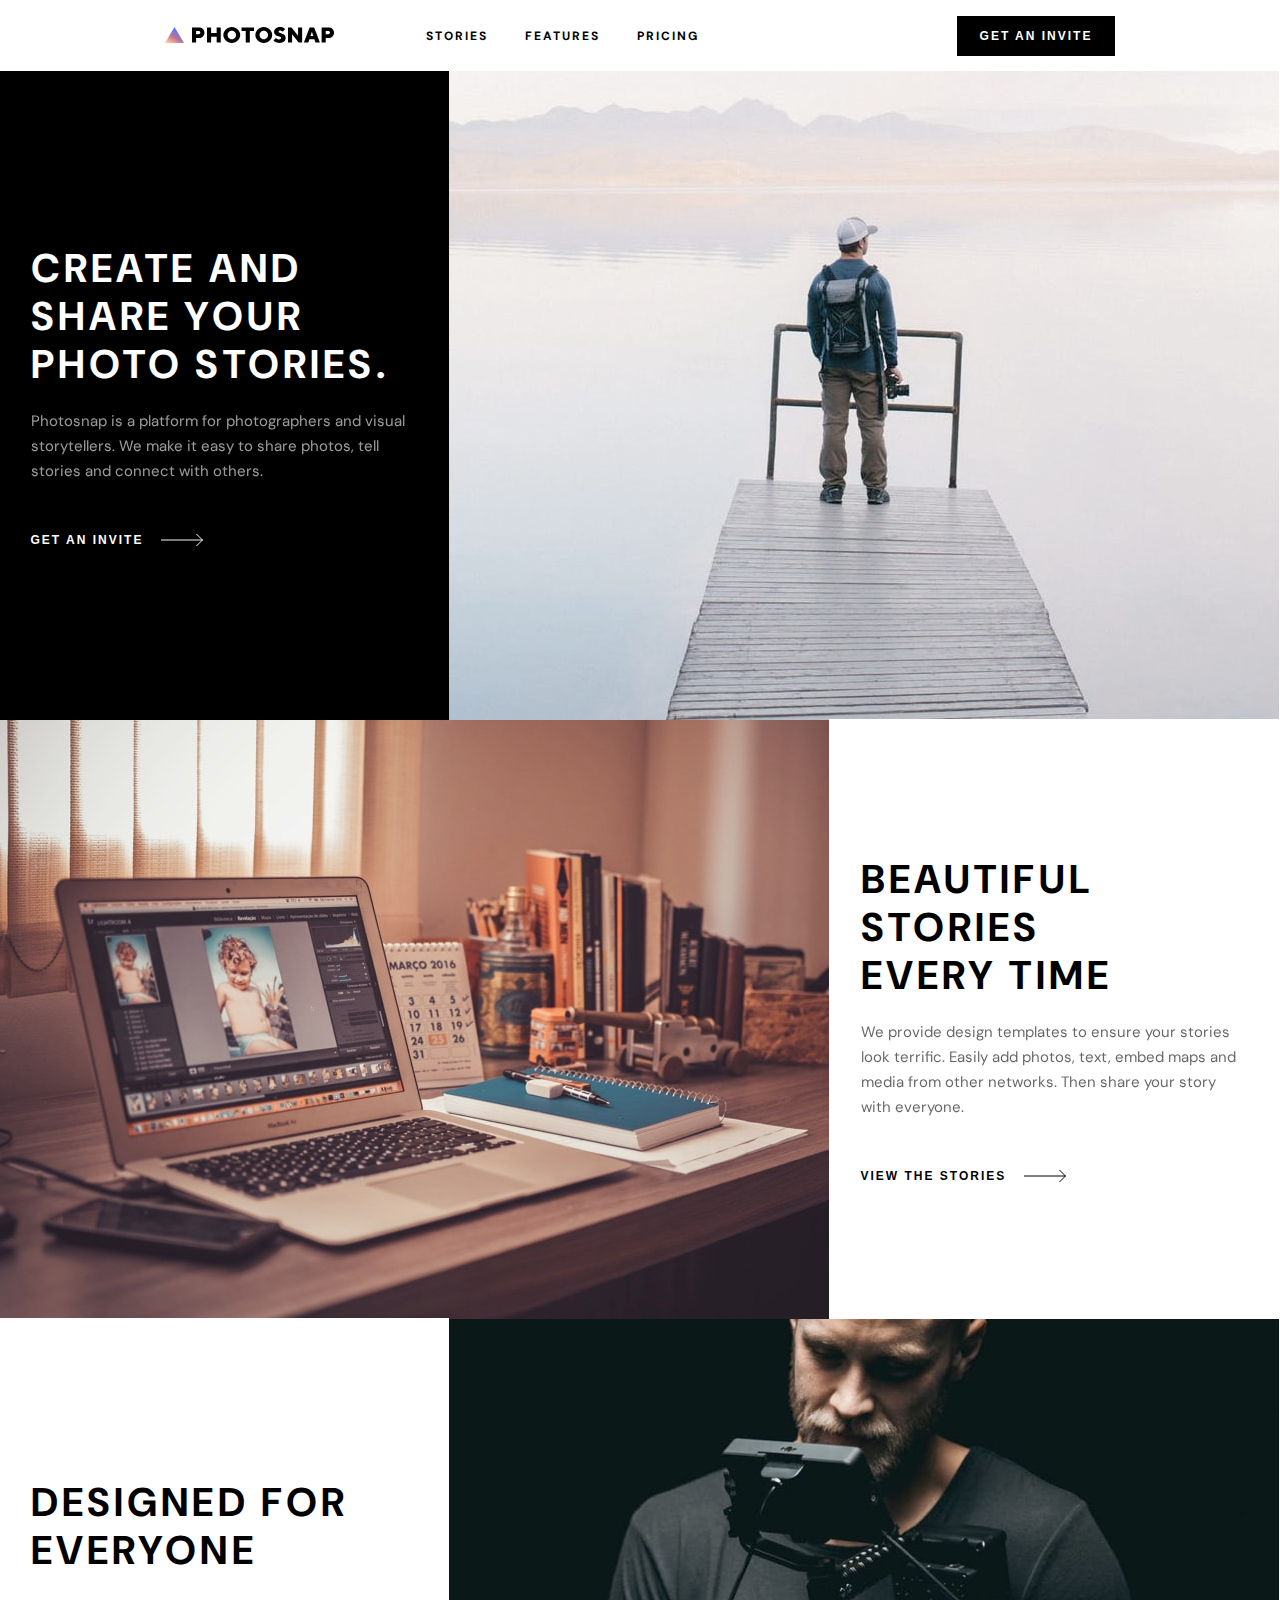
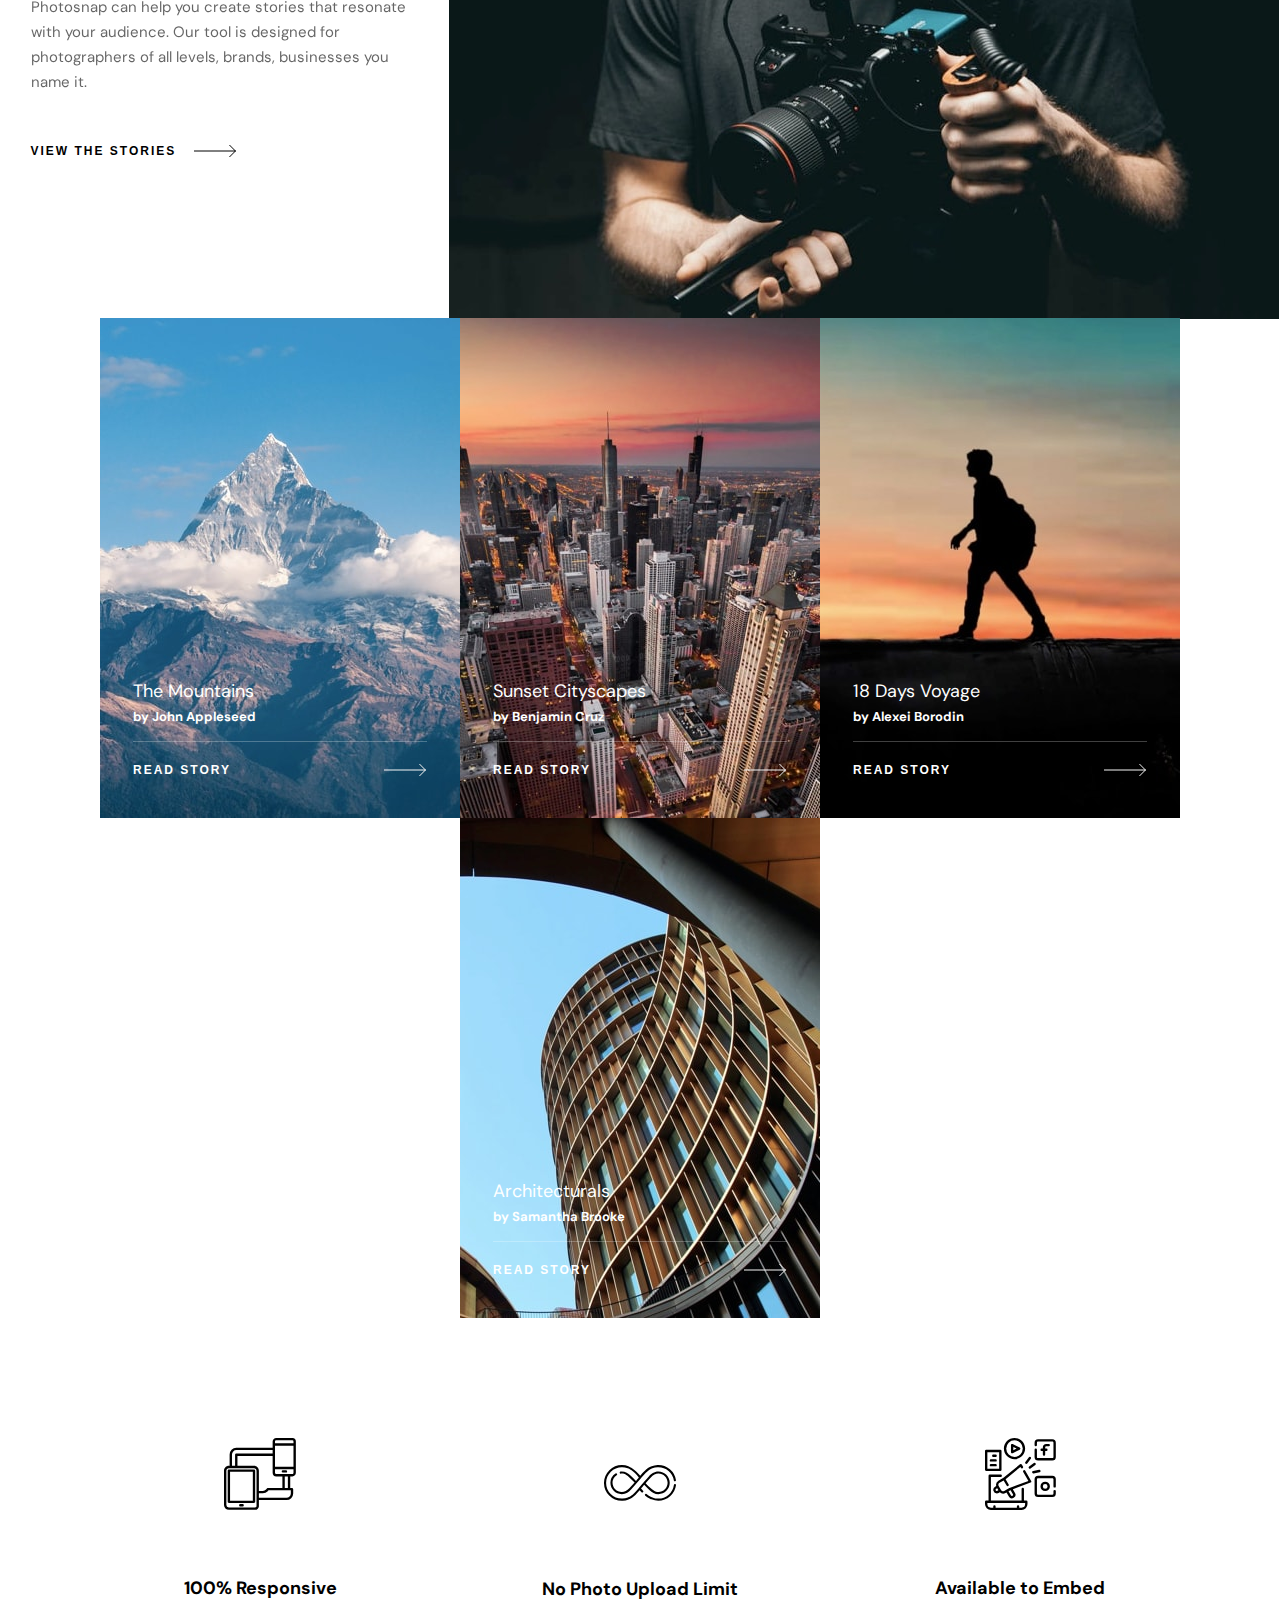
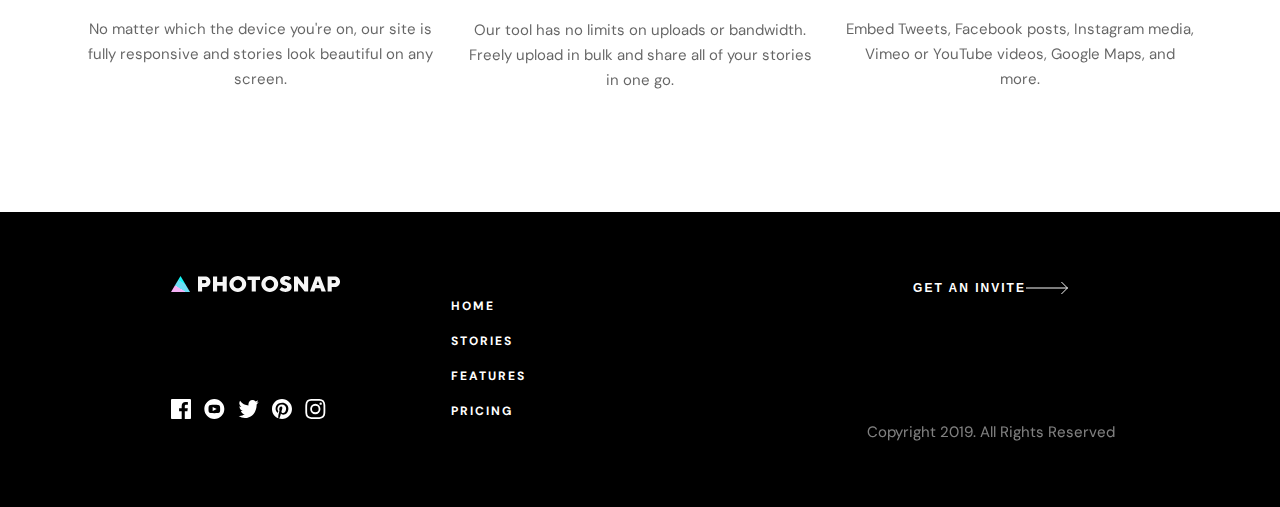
<file: index.html>
<!DOCTYPE html>
<html lang="en">
<head>
    <meta charset="UTF-8">
    <meta http-equiv="X-UA-Compatible" content="IE=edge">
    <meta name="viewport" content="width=device-width, initial-scale=1.0">
    <link rel="icon" type="image/x-icon" href="./resources/favicon-32x32.png">   
    <link href="https://fonts.googleapis.com/css2?family=DM+Sans:wght@400;700&display=swap" rel="stylesheet">
    <link rel="stylesheet" href="./resources/reset.css">
    <link rel="stylesheet" href="./resources/home.css">
    <title>Home</title>
</head>
<body>
    <header>
        <div class="menu">
            <div class="menu-images" >
                <a href="./index.html"><img src="./resources/shared/desktop/logo.svg" alt="logo" class="logo"></a> 
                <div class="button" id="button">
                    <button class="menu-button"><img src="./resources/shared/mobile/menu.svg" alt="menu" class="menu-icon"></button>
                    <button class="close-button"><img src="./resources/shared/mobile/close.svg" alt="close" class="close"></button>
                </div>
            </div>
            <div class="menu-list" id="nav">
                <div class="pages">
                    <a href="./storys.html">STORIES</a>
                    <a href="./features.html">FEATURES</a>
                    <a href="./pricing.html">PRICING</a>
                    <div class="line"></div>
                </div>
                <button class="invite">GET AN INVITE</button>
            </div>
        </div>
    </header>
    <main>
        <div class="cont-one">
            <div class="story one">
                    <img src="./resources/home/mobile/create-and-share.jpg" alt="create-and-share" class="create-mobile">
                    <img src="./resources/home/tablet/create-and-share.jpg" alt="create-and-share" class="create-tablet">
                    <img src="./resources/home/desktop/create-and-share.jpg" alt="create-and-share" class="create-desktop" >
               
                <div class="cont-one-content pad-one">
                    <div class="text-container">
                        <div class="colr-line"></div>
                        <h1>Create and</h1>
                        <h1>share your</h1>
                        <h1>photo stories.</h1>
                        <p>Photosnap is a platform for photographers and visual storytellers. We make it easy to share photos, tell stories and connect with others.</p>
                        <button class="invite-one black">
                            GET AN INVITE
                            <img src="./resources/shared/desktop/arrow.svg" alt="arrow" class="black-arrow">
                        </button>
                    </div>
                </div>
            </div>
            <div class="story two">
                    <img src="./resources/home/mobile/beautiful-stories.jpg" alt="beautiful-stories" class="beautiful-mobile">
                    <img src="./resources/home/tablet/beautiful-stories.jpg" alt="beautiful-stories" class="beautiful-tablet">
                    <img src="./resources/home/desktop/beautiful-stories.jpg" alt="beautiful-stories" class="beautiful-desktop" >
                <div class="cont-one-content pad-two">
                    <div class="text-container">
                        <h1>Beautiful</h1>
                        <h1>stories</h1>
                        <h1>every time</h1>
                        <p>We provide design templates to ensure your stories look terrific. Easily add photos, text, embed maps and media from other networks. Then share your story with everyone.</p>
                        <button class="invite-one">
                            VIEW THE STORIES
                            <img src="./resources/shared/desktop/arrow.svg" alt="arrow">
                        </button>
                    </div>
                </div>
            </div>
            <div class="story three">
                    <img src="./resources/home/mobile/designed-for-everyone.jpg" alt="designed-for-everyone" class="designed-mobile">
                    <img src="./resources/home/tablet/designed-for-everyone.jpg" alt="designed-for-everyone" class="designed-tablet">
                    <img src="./resources/home/desktop/designed-for-everyone.jpg" alt="designed-for-everyone" class="designed-desktop" >
                <div class="cont-one-content pad-three">
                    <div class="text-container">

                        <h1>DESIGNED FOR</h1>
                        <h1>EVERYONE</h1>
                        <p>Photosnap can help you create stories that resonate with your audience.  Our tool is designed for photographers of all levels, brands, businesses you name it. </p>
                        <button class="invite-one">
                            VIEW THE STORIES
                            <img src="./resources/shared/desktop/arrow.svg" alt="arrow">
                        </button>
                    </div>
                </div>
            </div>
        </div>
        <div class="stories">
            <div class="story-cont mountains">
                <div class="container-story">
                    <img src="./resources/stories/desktop/mountains.jpg" alt="mountains" class="desktop">
                    <div class="text-cont">
                        <h3>The Mountains</h3>
                        <p>by John Appleseed</p>
                        <div class="line-str"></div>
                        <button class="invite-str">
                            READ STORY
                            <img src="./resources/shared/desktop/arrow.svg" alt="arrow">
                        </button>
                    </div>
                </div>
                <div class="story-line"></div>
            </div>
            <div class="story-cont city">
                <div class="container-story">
                    <img src="./resources/stories/desktop/cityscapes.jpg" alt="cityscapes" class="desktop">
                    <div class="text-cont">
                        <h3>Sunset Cityscapes</h3>
                        <p>by Benjamin Cruz</p>
                        <div class="line-str"></div>
                        <button class="invite-str">
                            READ STORY
                            <img src="./resources/shared/desktop/arrow.svg" alt="arrow">
                        </button>               
                    </div>
                </div>
                <div class="story-line"></div>
            </div>
            <div class="story-cont voyage">
                <div class="container-story">
                    <img src="./resources/stories/desktop/18-days-voyage.jpg" alt="voyage" class="desktop">
                    <div class="text-cont">
                        <h3>18 Days Voyage</h3>
                        <p>by Alexei Borodin</p>
                        <div class="line-str"></div>
                        <button class="invite-str">
                            READ STORY
                            <img src="./resources/shared/desktop/arrow.svg" alt="arrow">
                        </button>
                    </div>
                </div>
                <div class="story-line"></div>
            </div>
            <div class="story-cont architecturals">
                <div class="container-story">
                    <img src="./resources/stories/desktop/architecturals.jpg" alt="architecturals" class="desktop">
                    <div class="text-cont">
                        <h3>Architecturals</h3>
                        <p>by Samantha Brooke</p>
                        <div class="line-str"></div>
                        <button class="invite-str">
                            READ STORY
                            <img src="./resources/shared/desktop/arrow.svg" alt="arrow">
                        </button>
                    </div>
                </div>
                <div class="story-line"></div>
            </div>

        </div>
        <div class="features-cont">
            <div class="cont">
                <img src="./resources/features/desktop/responsive.svg" alt="responsive">
                <h3>100% Responsive</h3>
                <p>No matter which the device you're on, our site is fully responsive and stories look beautiful on any screen.</p>
            </div>
            <div class="cont">
                <img src="./resources/features/desktop/no-limit.svg" alt="no-limit" class="limit">
                <h3>No Photo Upload Limit</h3>
                <p>Our tool has no limits on uploads or bandwidth. Freely upload in bulk and share all of your stories in one go.</p>
            </div>
            <div class="cont">
                <img src="./resources/features/desktop/embed.svg" alt="embed" class="embed">
                <h3>Available to Embed</h3>
                <p >Embed Tweets, Facebook posts, Instagram media, Vimeo or YouTube videos, Google Maps, and more.</p>
            </div>
            
        </div>
    </main>
    <footer>
       <a href="./index.html"><img src="./resources/shared/desktop/logo.svg" alt="logo" class="ft-logo"></a>
        <div class="foot">
            <div class="nav">
                <div class="contact">
                    <img src="./resources/shared/desktop/facebook.svg" alt="facebook">
                    <img src="./resources/shared/desktop/youtube.svg" alt="youtube">
                    <img src="./resources/shared/desktop/twitter.svg" alt="twitter">
                    <img src="./resources/shared/desktop/pinterest.svg" alt="pinterest">
                    <img src="./resources/shared/desktop/instagram.svg" alt="instagram">
                </div>
                <div class="nav-bar">
                    <a href="./index.html">Home</a>
                    <a href="./storys.html">Stories</a>
                    <a href="./features.html">Features</a>
                    <a href="./pricing.html">Pricing</a>
                </div>
            </div>
            <div class="foot-btm">
                <button class="invite-str bottom">
                    GET AN INVITE
                    <img src="./resources/shared/desktop/arrow.svg" alt="arrow">
                </button>
                <spam class="copyright">
                    Copyright 2019. All Rights Reserved
                </spam>
            </div>
        </div>
    </footer>
    <script src="./resources/navbar.js"></script>
</body>
</html>
</file>
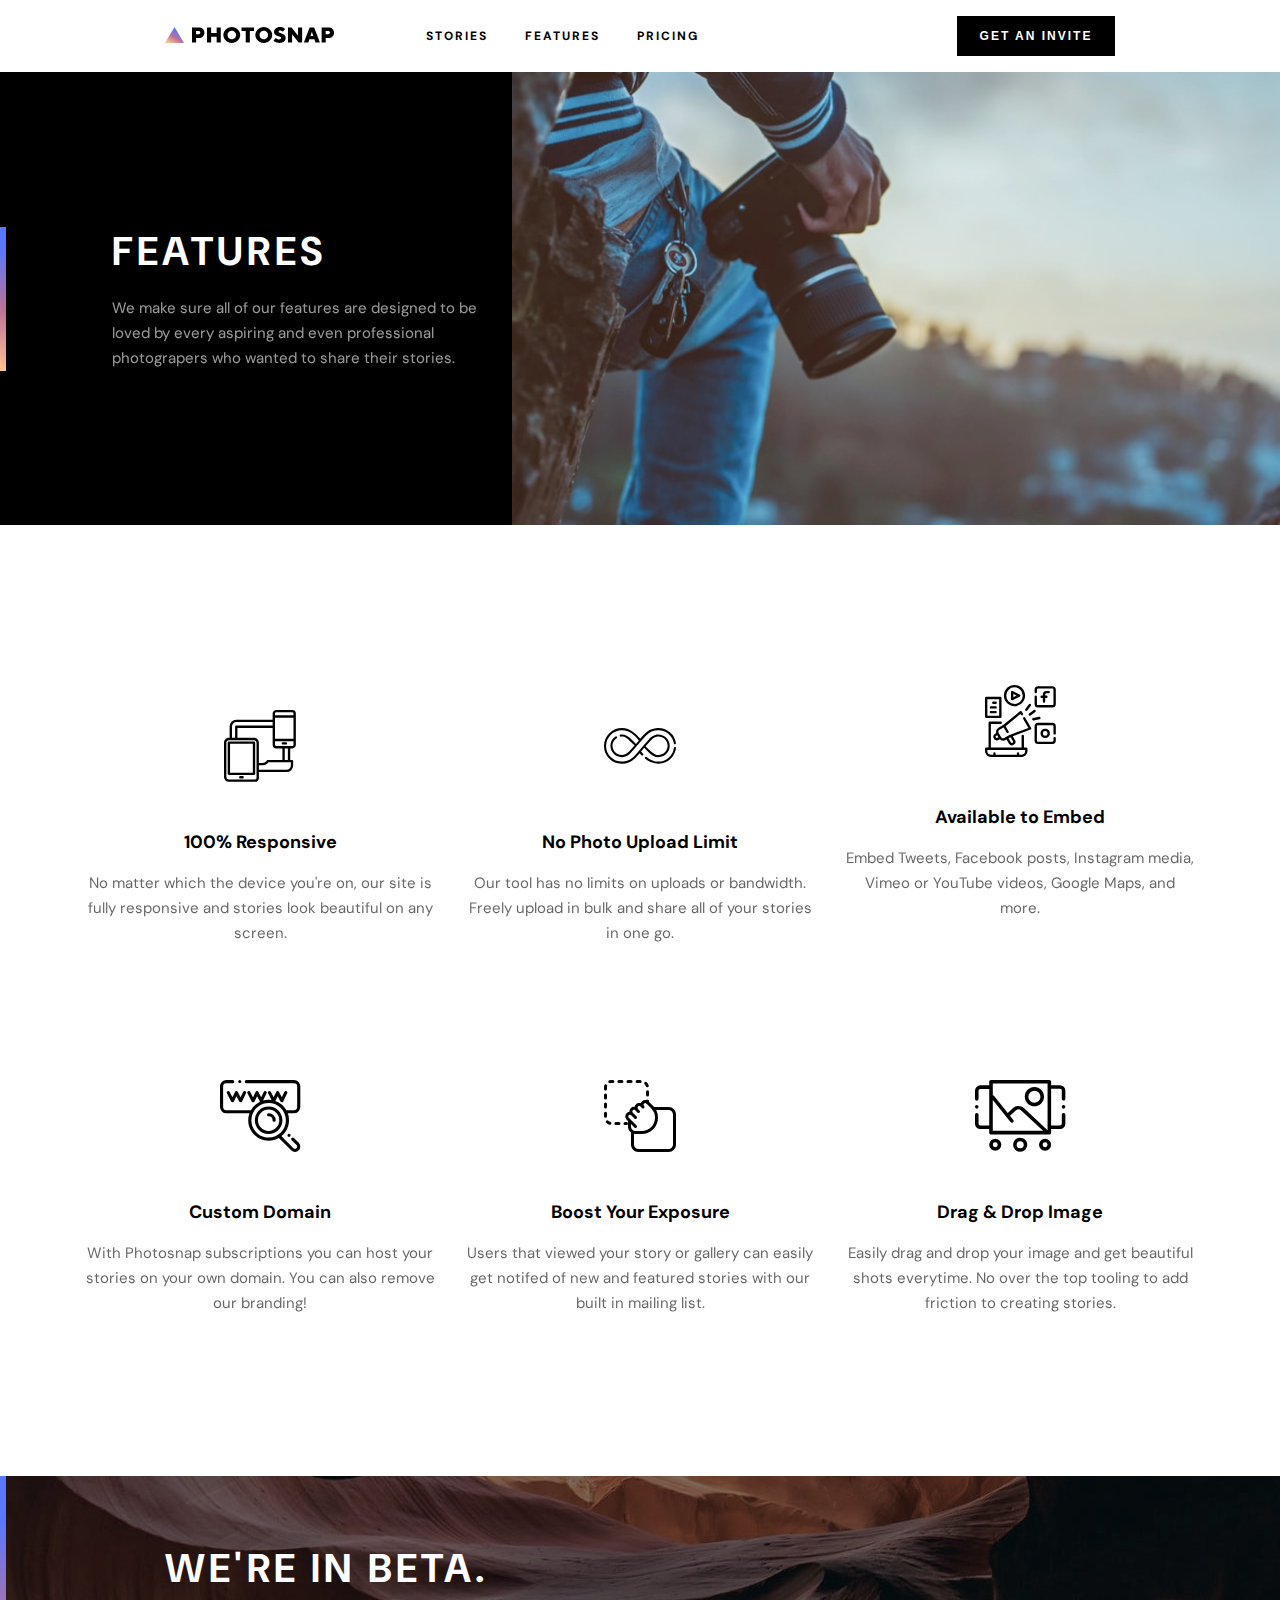
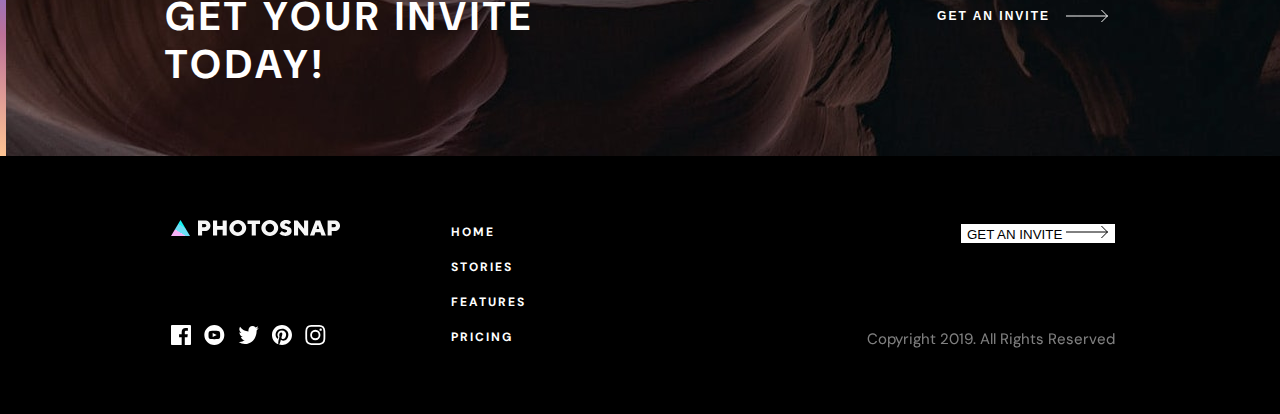
<file: features.html>
<!DOCTYPE html>
<html lang="en">
<head>
    <meta charset="UTF-8">
    <meta http-equiv="X-UA-Compatible" content="IE=edge">
    <meta name="viewport" content="width=device-width, initial-scale=1.0">
    <link rel="icon" type="image/x-icon" href="./resources/favicon-32x32.png">
    <link href="https://fonts.googleapis.com/css2?family=DM+Sans:wght@400;700&display=swap" rel="stylesheet">
    <link rel="stylesheet" href="./resources/reset.css">
    <link rel="stylesheet" href="./resources/features.css">
    <title>Features</title>
</head>
<body>
    <header>
        <div class="menu">
            <div class="menu-images" >
                <a href="./index.html"><img src="./resources/shared/desktop/logo.svg" alt="logo" class="logo"></a> 
                <div class="button" id="button">
                    <button class="menu-button"><img src="./resources/shared/mobile/menu.svg" alt="menu" class="menu-icon"></button>
                    <button class="close-button"><img src="./resources/shared/mobile/close.svg" alt="close" class="close"></button>
                </div>
            </div>
            <div class="menu-list" id="nav">
                <div class="pages">
                    <a href="./storys.html">STORIES</a>
                    <a href="./features.html">FEATURES</a>
                    <a href="./pricing.html">PRICING</a>
                    <div class="line"></div>
                </div>
                <button class="invite">GET AN INVITE</button>
            </div>
        </div>
    </header>
    <main>
        <div class="cont-one">
            <img src="./resources/features/mobile/hero.jpg" alt="hero" class="mobile-hero">
            <img src="./resources/features/tablet/hero.jpg" alt="hero" class="tablet-hero">
            <img src="./resources/features/desktop/hero.jpg" alt="hero" class="desktop-hero" >
            <div class="cont-one-content">
                <div class="colr-line"></div>
                <h1>FEATURES</h1>
                <p>We make sure all of our features are designed to be loved by every aspiring and even professional photograpers who wanted to share their stories.</p>
            </div>
        </div>
        <div class="features-cont">
            <div class="cont">
                <img src="./resources/features/desktop/responsive.svg" alt="responsive">
                <h3>100% Responsive</h3>
                <p>No matter which the device you're on, our site is fully responsive and stories look beautiful on any screen.</p>
            </div>
            <div class="cont">
                <img src="./resources/features/desktop/no-limit.svg" alt="no-limit" class="limit">
                <h3>No Photo Upload Limit</h3>
                <p>Our tool has no limits on uploads or bandwidth. Freely upload in bulk and share all of your stories in one go.</p>
            </div>
            <div class="cont">
                <img src="./resources/features/desktop/embed.svg" alt="embed">
                <h3>Available to Embed</h3>
                <p class="embed">Embed Tweets, Facebook posts, Instagram media, Vimeo or YouTube videos, Google Maps, and more.</p>
            </div>
            <div class="cont">
                <img src="./resources/features/desktop/custom-domain.svg" alt="custom-domain">
                <h3>Custom Domain</h3>
                <p>With Photosnap subscriptions you can host your stories on your own domain. You can also remove our branding!</p>
            </div>
            <div class="cont">
                <img src="./resources/features/desktop/boost-exposure.svg" alt="boost-exposure">
                <h3>Boost Your Exposure</h3>
                <p>Users that viewed your story or gallery can easily get notifed of new and featured stories with our built in mailing list.</p>
            </div>
            <div class="cont">
                <img src="./resources/features/desktop/drag-drop.svg" alt="drag-drop">
                <h3>Drag & Drop Image</h3>
                <p>Easily drag and drop your image and get beautiful shots everytime. No over the top tooling to add friction to creating stories.</p>
            </div>
        </div>
        <div class="invite-cont">
            <div class="colr-line2"></div>
            <div class="invite-header">
                <h1>We're in beta.</h1>
                <h1>Get your invite</h1>
                <h1> today!</h1>
            </div>
            <button class="invite-bottom">
                GET AN INVITE
                <img src="./resources/shared/desktop/arrow.svg" alt="arrow">
            </button>
        </div>
    </main>
    <footer>
        <a href="./index.html"><img src="./resources/shared/desktop/logo.svg" alt="logo" class="ft-logo"></a>
         <div class="foot">
             <div class="nav">
                 <div class="contact">
                     <img src="./resources/shared/desktop/facebook.svg" alt="facebook">
                     <img src="./resources/shared/desktop/youtube.svg" alt="youtube">
                     <img src="./resources/shared/desktop/twitter.svg" alt="twitter">
                     <img src="./resources/shared/desktop/pinterest.svg" alt="pinterest">
                     <img src="./resources/shared/desktop/instagram.svg" alt="instagram">
                 </div>
                 <div class="nav-bar">
                     <a href="./index.html">Home</a>
                     <a href="./storys.html">Stories</a>
                     <a href="./features.html">Features</a>
                     <a href="./pricing.html">Pricing</a>
                 </div>
             </div>
             <div class="foot-btm">
                 <button class="invite-str bottom">
                     GET AN INVITE
                     <img src="./resources/shared/desktop/arrow.svg" alt="arrow">
                 </button>
                 <spam class="copyright">
                     Copyright 2019. All Rights Reserved
                 </spam>
             </div>
         </div>
     </footer>
    <script src="./resources/navbar.js"></script>
</body>
</html>
</file>
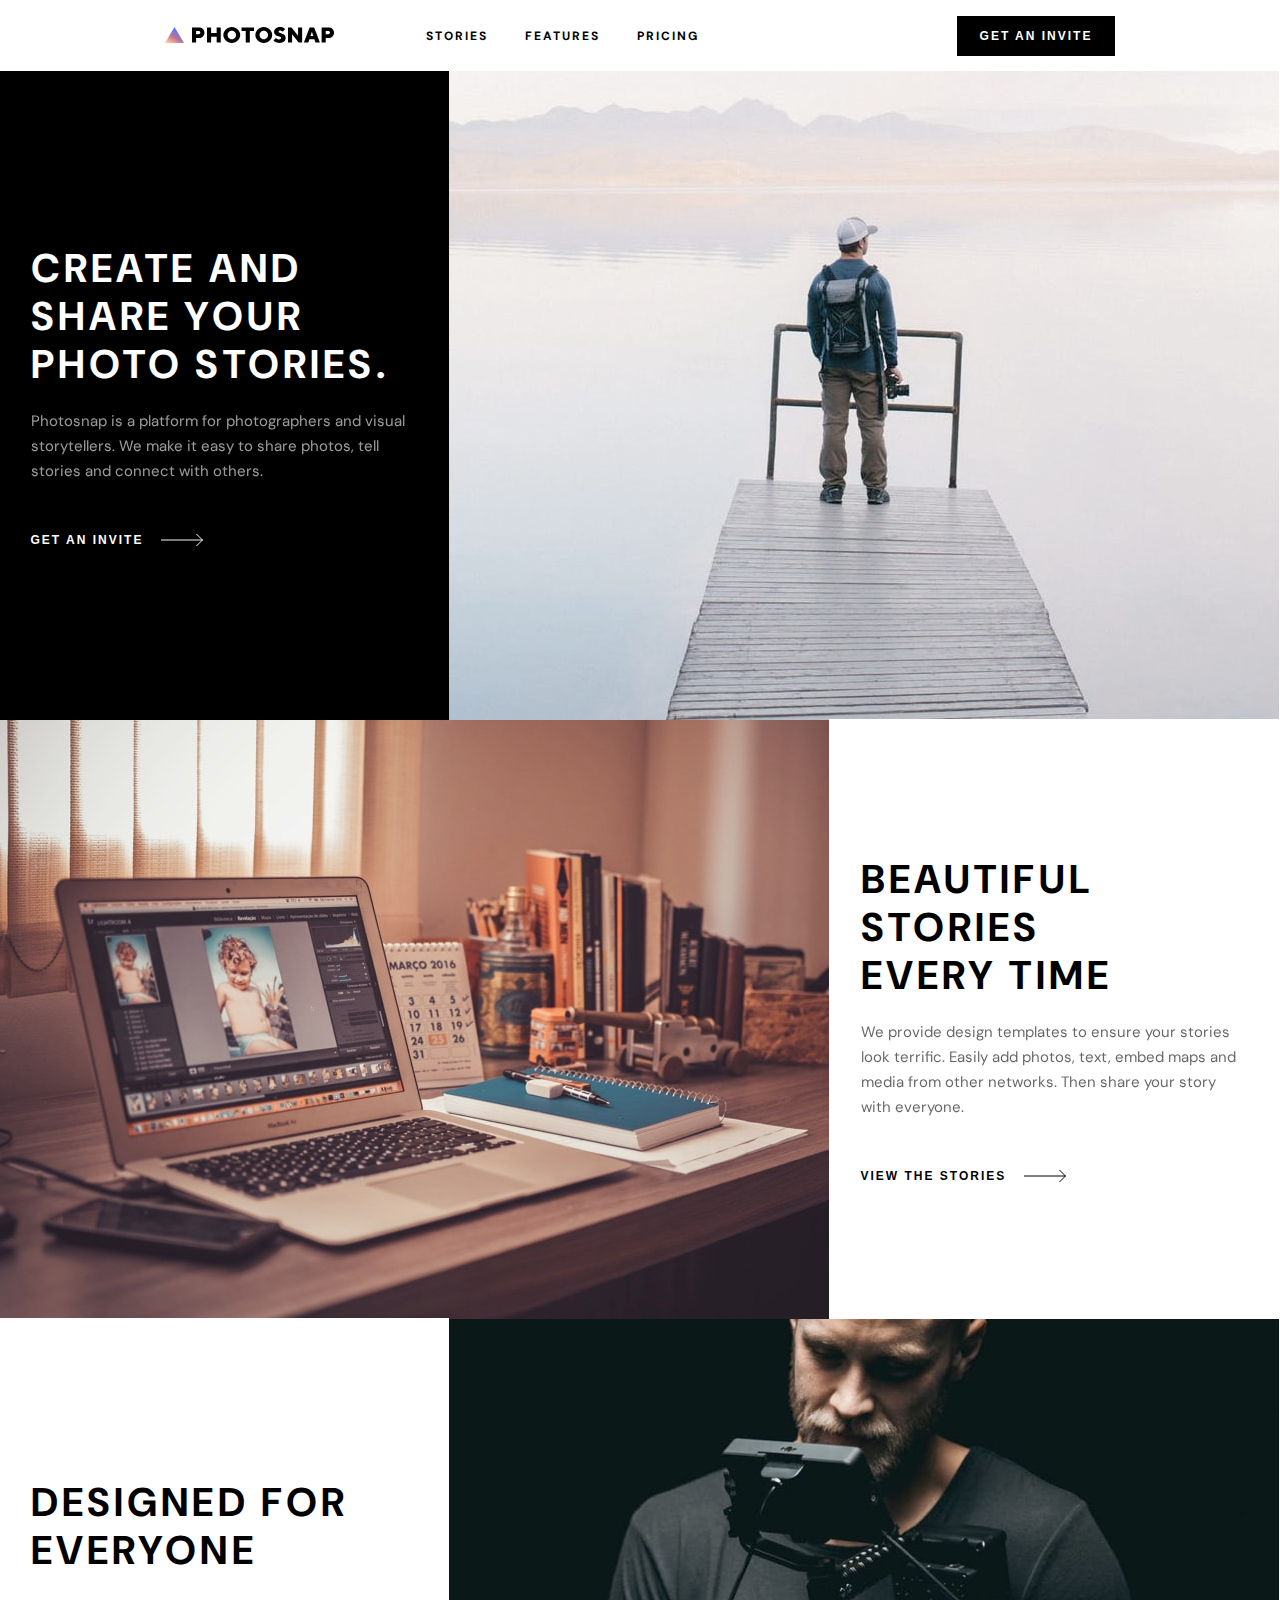
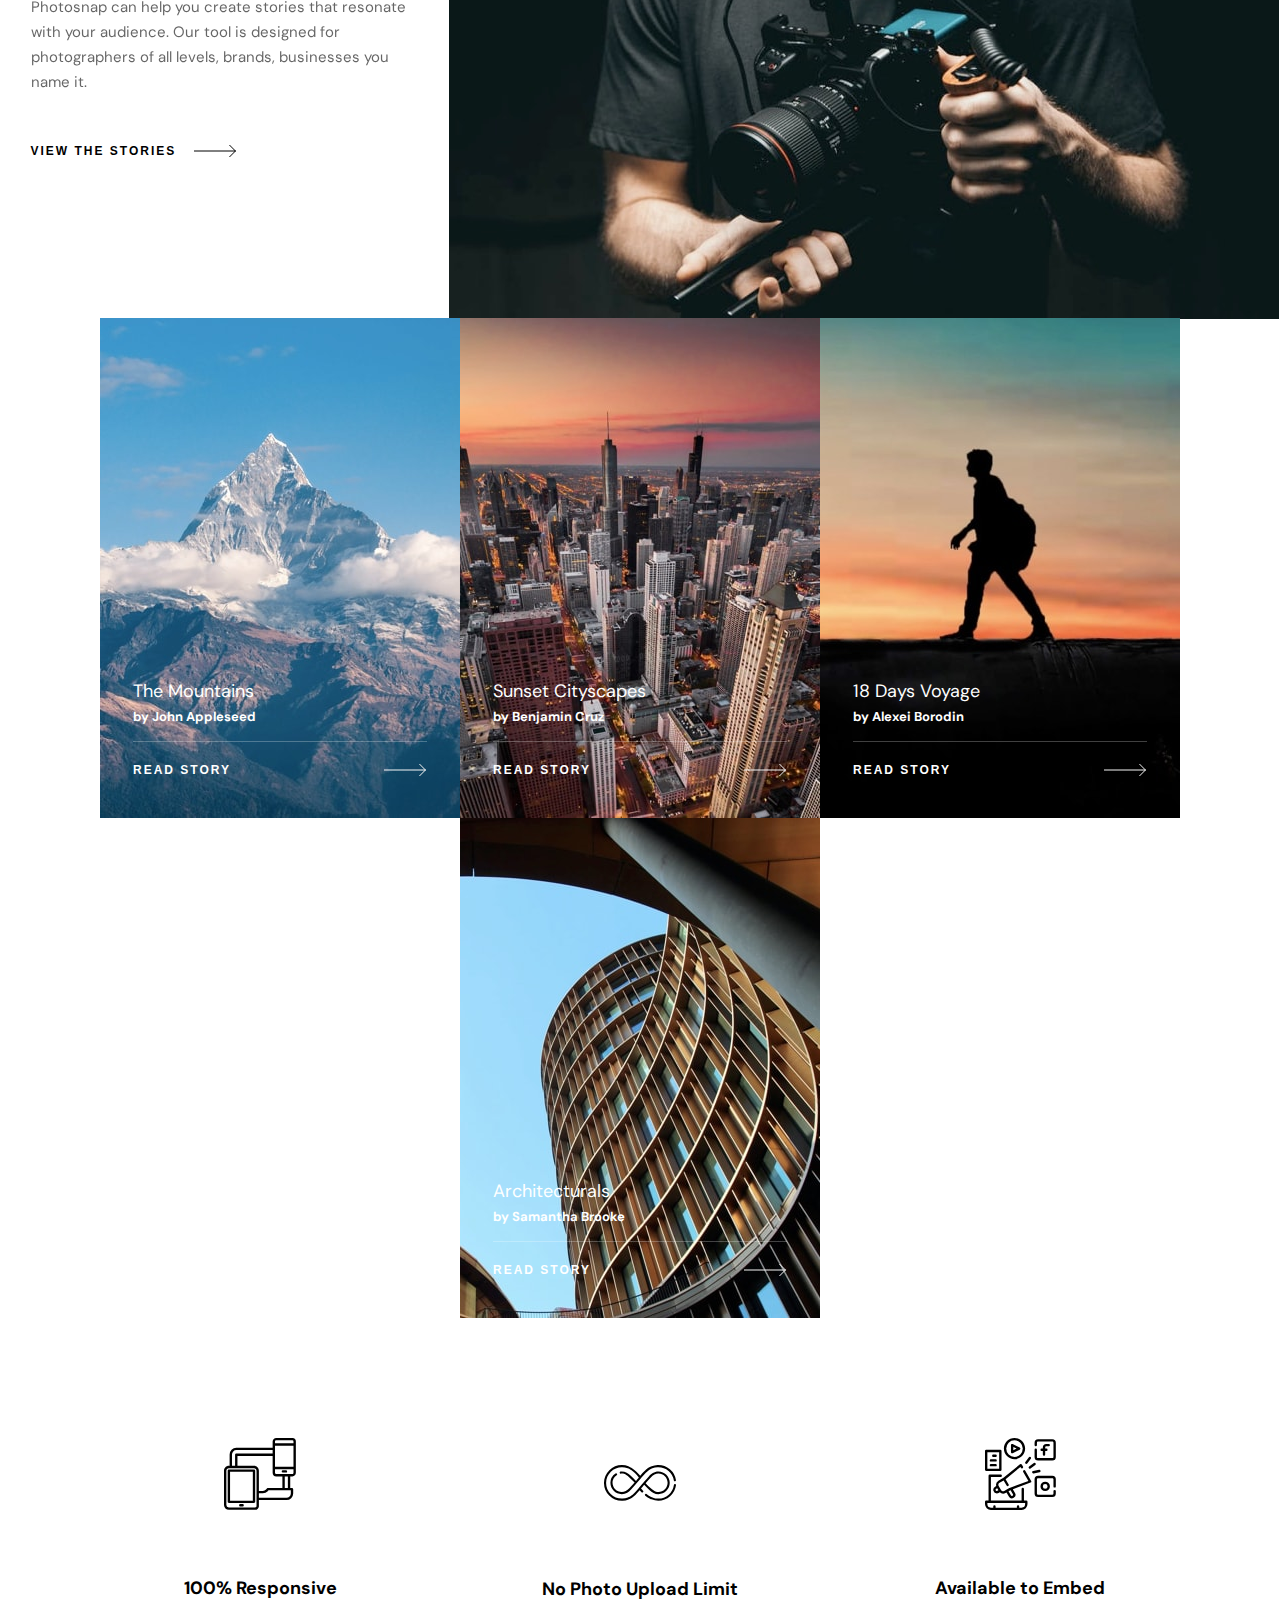
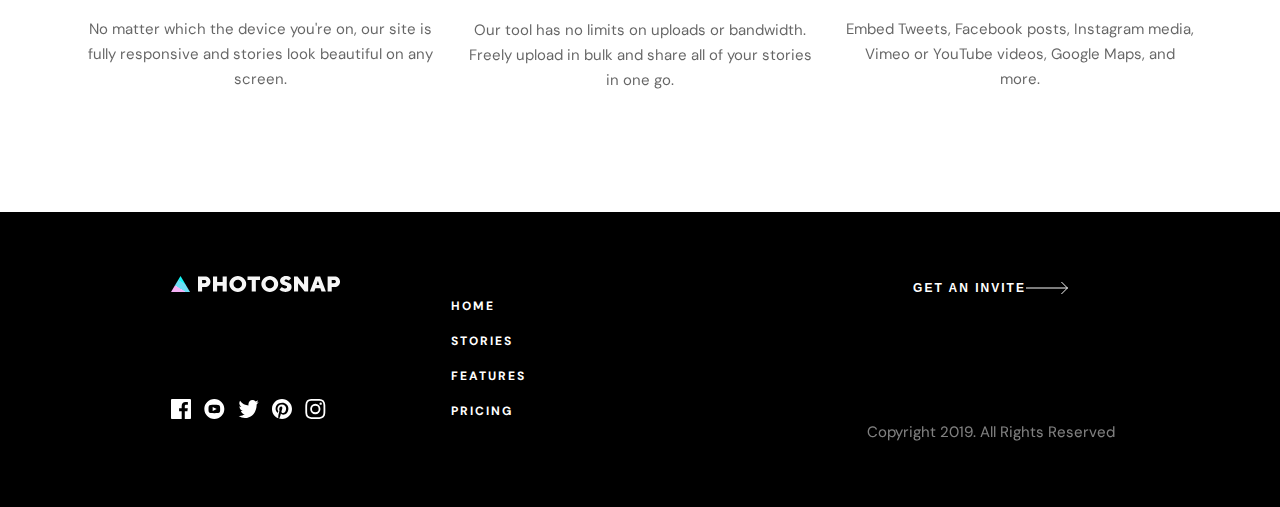
<file: home.html>
<!DOCTYPE html>
<html lang="en">
<head>
    <meta charset="UTF-8">
    <meta http-equiv="X-UA-Compatible" content="IE=edge">
    <meta name="viewport" content="width=device-width, initial-scale=1.0">
    <link rel="icon" type="image/x-icon" href="./resources/favicon-32x32.png">   
    <link href="https://fonts.googleapis.com/css2?family=DM+Sans:wght@400;700&display=swap" rel="stylesheet">
    <link rel="stylesheet" href="./resources/reset.css">
    <link rel="stylesheet" href="./resources/home.css">
    <title>Home</title>
</head>
<body>
    <header>
        <div class="menu">
            <div class="menu-images" >
                <a href="./home.html"><img src="./resources/shared/desktop/logo.svg" alt="logo" class="logo"></a> 
                <div class="button" id="button">
                    <button class="menu-button"><img src="./resources/shared/mobile/menu.svg" alt="menu" class="menu-icon"></button>
                    <button class="close-button"><img src="./resources/shared/mobile/close.svg" alt="close" class="close"></button>
                </div>
            </div>
            <div class="menu-list" id="nav">
                <div class="pages">
                    <a href="./storys.html">STORIES</a>
                    <a href="./features.html">FEATURES</a>
                    <a href="./pricing.html">PRICING</a>
                    <div class="line"></div>
                </div>
                <button class="invite">GET AN INVITE</button>
            </div>
        </div>
    </header>
    <main>
        <div class="cont-one">
            <div class="story one">
                    <img src="./resources/home/mobile/create-and-share.jpg" alt="create-and-share" class="create-mobile">
                    <img src="./resources/home/tablet/create-and-share.jpg" alt="create-and-share" class="create-tablet">
                    <img src="./resources/home/desktop/create-and-share.jpg" alt="create-and-share" class="create-desktop" >
               
                <div class="cont-one-content pad-one">
                    <div class="text-container">
                        <div class="colr-line"></div>
                        <h1>Create and</h1>
                        <h1>share your</h1>
                        <h1>photo stories.</h1>
                        <p>Photosnap is a platform for photographers and visual storytellers. We make it easy to share photos, tell stories and connect with others.</p>
                        <button class="invite-one black">
                            GET AN INVITE
                            <img src="./resources/shared/desktop/arrow.svg" alt="arrow" class="black-arrow">
                        </button>
                    </div>
                </div>
            </div>
            <div class="story two">
                    <img src="./resources/home/mobile/beautiful-stories.jpg" alt="beautiful-stories" class="beautiful-mobile">
                    <img src="./resources/home/tablet/beautiful-stories.jpg" alt="beautiful-stories" class="beautiful-tablet">
                    <img src="./resources/home/desktop/beautiful-stories.jpg" alt="beautiful-stories" class="beautiful-desktop" >
                <div class="cont-one-content pad-two">
                    <div class="text-container">
                        <h1>Beautiful</h1>
                        <h1>stories</h1>
                        <h1>every time</h1>
                        <p>We provide design templates to ensure your stories look terrific. Easily add photos, text, embed maps and media from other networks. Then share your story with everyone.</p>
                        <button class="invite-one">
                            VIEW THE STORIES
                            <img src="./resources/shared/desktop/arrow.svg" alt="arrow">
                        </button>
                    </div>
                </div>
            </div>
            <div class="story three">
                    <img src="./resources/home/mobile/designed-for-everyone.jpg" alt="designed-for-everyone" class="designed-mobile">
                    <img src="./resources/home/tablet/designed-for-everyone.jpg" alt="designed-for-everyone" class="designed-tablet">
                    <img src="./resources/home/desktop/designed-for-everyone.jpg" alt="designed-for-everyone" class="designed-desktop" >
                <div class="cont-one-content pad-three">
                    <div class="text-container">

                        <h1>DESIGNED FOR</h1>
                        <h1>EVERYONE</h1>
                        <p>Photosnap can help you create stories that resonate with your audience.  Our tool is designed for photographers of all levels, brands, businesses you name it. </p>
                        <button class="invite-one">
                            VIEW THE STORIES
                            <img src="./resources/shared/desktop/arrow.svg" alt="arrow">
                        </button>
                    </div>
                </div>
            </div>
        </div>
        <div class="stories">
            <div class="story-cont mountains">
                <div class="container-story">
                    <img src="./resources/stories/desktop/mountains.jpg" alt="mountains" class="desktop">
                    <div class="text-cont">
                        <h3>The Mountains</h3>
                        <p>by John Appleseed</p>
                        <div class="line-str"></div>
                        <button class="invite-str">
                            READ STORY
                            <img src="./resources/shared/desktop/arrow.svg" alt="arrow">
                        </button>
                    </div>
                </div>
                <div class="story-line"></div>
            </div>
            <div class="story-cont city">
                <div class="container-story">
                    <img src="./resources/stories/desktop/cityscapes.jpg" alt="cityscapes" class="desktop">
                    <div class="text-cont">
                        <h3>Sunset Cityscapes</h3>
                        <p>by Benjamin Cruz</p>
                        <div class="line-str"></div>
                        <button class="invite-str">
                            READ STORY
                            <img src="./resources/shared/desktop/arrow.svg" alt="arrow">
                        </button>               
                    </div>
                </div>
                <div class="story-line"></div>
            </div>
            <div class="story-cont voyage">
                <div class="container-story">
                    <img src="./resources/stories/desktop/18-days-voyage.jpg" alt="voyage" class="desktop">
                    <div class="text-cont">
                        <h3>18 Days Voyage</h3>
                        <p>by Alexei Borodin</p>
                        <div class="line-str"></div>
                        <button class="invite-str">
                            READ STORY
                            <img src="./resources/shared/desktop/arrow.svg" alt="arrow">
                        </button>
                    </div>
                </div>
                <div class="story-line"></div>
            </div>
            <div class="story-cont architecturals">
                <div class="container-story">
                    <img src="./resources/stories/desktop/architecturals.jpg" alt="architecturals" class="desktop">
                    <div class="text-cont">
                        <h3>Architecturals</h3>
                        <p>by Samantha Brooke</p>
                        <div class="line-str"></div>
                        <button class="invite-str">
                            READ STORY
                            <img src="./resources/shared/desktop/arrow.svg" alt="arrow">
                        </button>
                    </div>
                </div>
                <div class="story-line"></div>
            </div>

        </div>
        <div class="features-cont">
            <div class="cont">
                <img src="./resources/features/desktop/responsive.svg" alt="responsive">
                <h3>100% Responsive</h3>
                <p>No matter which the device you're on, our site is fully responsive and stories look beautiful on any screen.</p>
            </div>
            <div class="cont">
                <img src="./resources/features/desktop/no-limit.svg" alt="no-limit" class="limit">
                <h3>No Photo Upload Limit</h3>
                <p>Our tool has no limits on uploads or bandwidth. Freely upload in bulk and share all of your stories in one go.</p>
            </div>
            <div class="cont">
                <img src="./resources/features/desktop/embed.svg" alt="embed" class="embed">
                <h3>Available to Embed</h3>
                <p >Embed Tweets, Facebook posts, Instagram media, Vimeo or YouTube videos, Google Maps, and more.</p>
            </div>
            
        </div>
    </main>
    <footer>
       <a href="./home.html"><img src="./resources/shared/desktop/logo.svg" alt="logo" class="ft-logo"></a>
        <div class="foot">
            <div class="nav">
                <div class="contact">
                    <img src="./resources/shared/desktop/facebook.svg" alt="facebook">
                    <img src="./resources/shared/desktop/youtube.svg" alt="youtube">
                    <img src="./resources/shared/desktop/twitter.svg" alt="twitter">
                    <img src="./resources/shared/desktop/pinterest.svg" alt="pinterest">
                    <img src="./resources/shared/desktop/instagram.svg" alt="instagram">
                </div>
                <div class="nav-bar">
                    <a href="./home.html">Home</a>
                    <a href="./storys.html">Stories</a>
                    <a href="./features.html">Features</a>
                    <a href="./pricing.html">Pricing</a>
                </div>
            </div>
            <div class="foot-btm">
                <button class="invite-str bottom">
                    GET AN INVITE
                    <img src="./resources/shared/desktop/arrow.svg" alt="arrow">
                </button>
                <spam class="copyright">
                    Copyright 2019. All Rights Reserved
                </spam>
            </div>
        </div>
    </footer>
    <script src="./resources/navbar.js"></script>
</body>
</html>
</file>
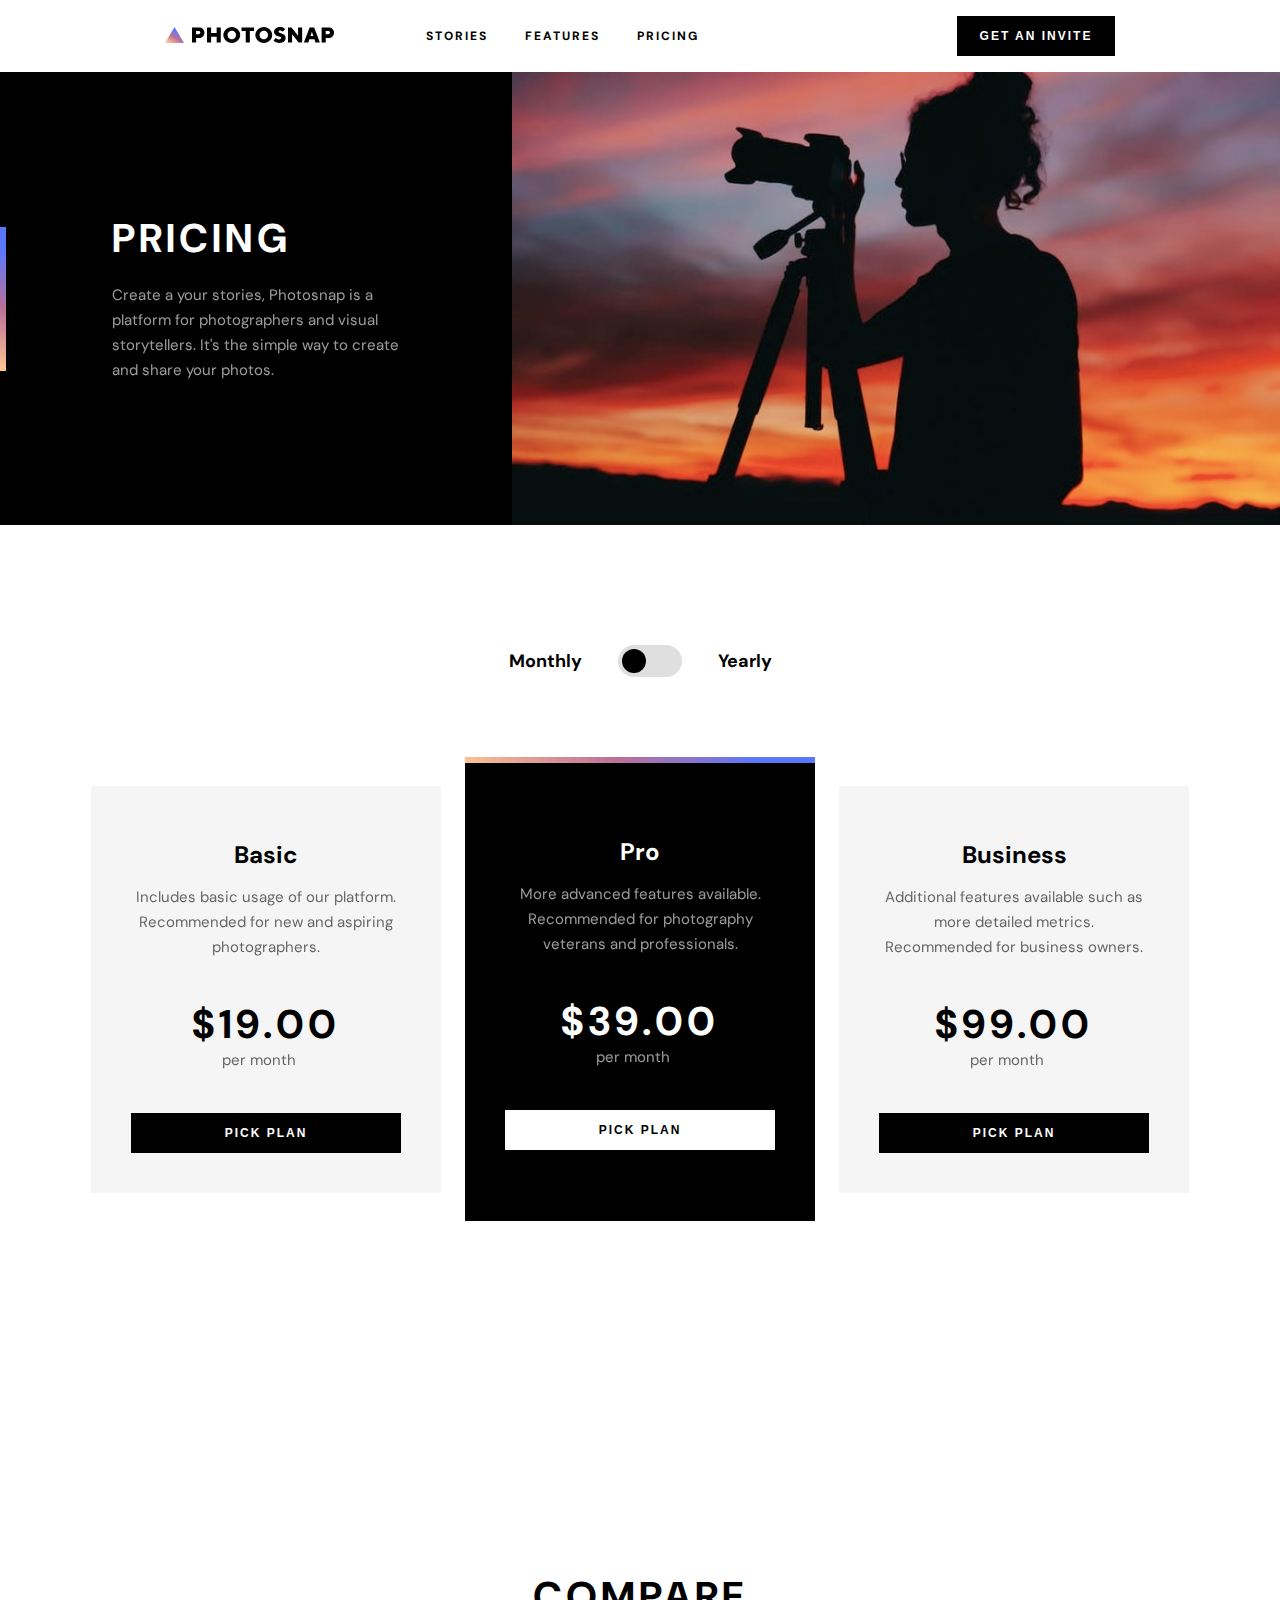
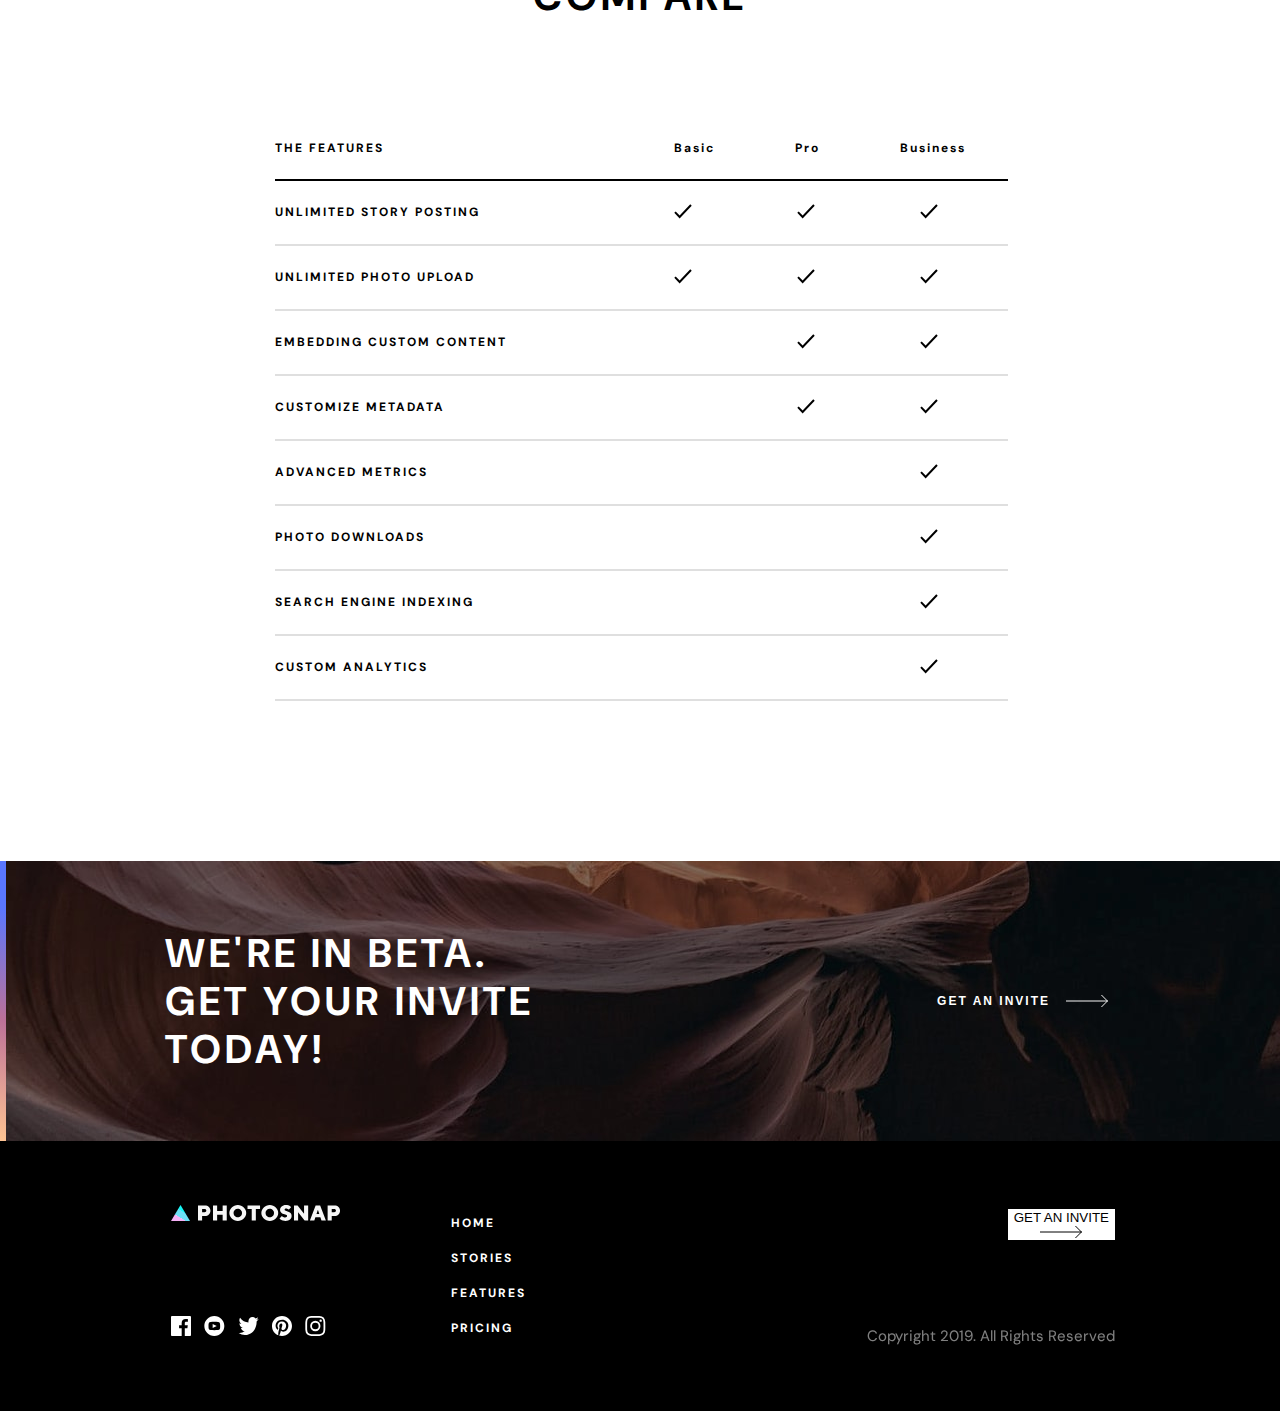
<file: pricing.html>
<!DOCTYPE html>
<html lang="en">
<head>
    <meta charset="UTF-8">
    <meta http-equiv="X-UA-Compatible" content="IE=edge">
    <meta name="viewport" content="width=device-width, initial-scale=1.0">
    <link rel="icon" type="image/x-icon" href="./resources/favicon-32x32.png">
    <link href="https://fonts.googleapis.com/css2?family=DM+Sans:wght@400;700&display=swap" rel="stylesheet">
    <link rel="stylesheet" href="./resources/reset.css">
    <link rel="stylesheet" href="./resources/pricing.css">
    <title>Pricing</title>
</head>
<body>
    <header>
        <div class="menu">
            <div class="menu-images" >
               <a href="./index.html"><img src="./resources/shared/desktop/logo.svg" alt="logo" class="logo"></a> 
                <div class="button" id="button">
                    <button class="menu-button"><img src="./resources/shared/mobile/menu.svg" alt="menu" class="menu-icon"></button>
                    <button class="close-button"><img src="./resources/shared/mobile/close.svg" alt="close" class="close"></button>
                </div>
            </div>
            <div class="menu-list" id="nav">
                <div class="pages">
                    <a href="./storys.html">STORIES</a>
                    <a href="./features.html">FEATURES</a>
                    <a href="./pricing.html">PRICING</a>
                    <div class="line"></div>
                </div>
                <button class="invite">GET AN INVITE</button>
            </div>
        </div>
    </header>
    <main>
        <div class="cont-one">
            <img src="./resources/pricing/mobile/hero.jpg" alt="hero" class="mobile-hero">
            <img src="./resources/pricing/tablet/hero.jpg" alt="hero" class="tablet-hero">
            <img src="./resources/pricing/desktop/hero.jpg" alt="hero" class="desktop-hero" >
            <div class="cont-one-content">
                <div class="colr-line"></div>
                <h1>PRICING</h1>
                <p>Create a your stories, Photosnap is a platform for photographers and visual storytellers. It's the simple way to create and share your photos.</p>
            </div>
        </div>
        <div class="payment">
            <div class="toggle">
                <span class="time-pay">Monthly</span>
                <label class="switch">
                    <input type="checkbox" class="checkbox" onclick="pricing()">
                    <span class="slider"></span>
                  </label>
                <span class="time-pay">Yearly</span>
            </div>

            <div class="pay-plan">
                <div class="pay-cont">
                    <div class="pay-content">
                        <div class="pay-info">
                            <h3>Basic</h3>
                            <p>Includes basic usage of our platform. Recommended for new and aspiring photographers.</p>
                        </div>
                        <div class="price">
                            <h2 class="base">$19.00</h2>
                            <span>per month</span>
                        </div>
                    </div>
                    <button  class="btn-white">PICK PLAN</button>
                </div>
                <div class="pay-cont black">
                    <div class="pay-line"></div>
                    <div class="pay-content">
                        <div class="pay-info">
                            <h3>Pro</h3>
                            <p>More advanced features available. Recommended for photography veterans and professionals.</p>
                        </div>
                        <div class="price">
                            <h2 class="pro">$39.00</h2>
                            <span>per month</span>
                        </div>
                    </div>
                    <button class="btn-black">PICK PLAN</button>
                </div>
                <div class="pay-cont">
                    <div class="pay-content">
                        <div class="pay-info">
                            <h3>Business</h3>
                            <p>Additional features available such as more detailed metrics. Recommended for business owners.</p>
                        </div>
                        <div class="price">
                            <h2 class="business">$99.00</h2>
                            <span>per month</span>
                        </div>
                    </div>
                    <button class="btn-white">PICK PLAN</button>
                </div>
            </div>
        </div>
        <h1 class="compare">COMPARE</h1>
        <div class="bottom">
            <div class="table">
                <div class="thead">
                    <div class="head-cont">
                        <span>THE FEATURES</span>
                        <div class="tb-heads">
                            <span class="head">Basic</span>
                            <span class="head">Pro</span>
                            <span class="head">Business</span>
                        </div>
                        
                    </div>
                    <div class="bold-line"></div>
                </div>
                <div class="tbody">
                    <div class="tdata">
                        <span class="dheader">UNLIMITED STORY POSTING</span>
                        <div class="data-container">
                            <div class="data">
                                <span>BASIC</span>
                                <img src="./resources/pricing/desktop/check.svg" alt="check">
                            </div>
                            <div class="data">
                                <span>PRO</span>
                                <img src="./resources/pricing/desktop/check.svg" alt="check">
                            </div>
                            <div class="data">
                                <span>BUSINESS</span>
                                <img src="./resources/pricing/desktop/check.svg" alt="check">
                            </div>
                        </div>
                    </div>
                    <div class="small-line"></div>
                    <div class="tdata">
                        <span class="dheader">UNLIMITED PHOTO UPLOAD</span>
                        <div class="data-container">
                            <div class="data">
                                <span>BASIC</span>
                                <img src="./resources/pricing/desktop/check.svg" alt="check">
                            </div>
                            <div class="data">
                                <span>PRO</span>
                                <img src="./resources/pricing/desktop/check.svg" alt="check">
                            </div>
                            <div class="data">
                                <span>BUSINESS</span>
                                <img src="./resources/pricing/desktop/check.svg" alt="check">
                            </div>
                        </div>
                    </div>
                    <div class="small-line"></div>

                    <div class="tdata">
                        <span class="dheader">EMBEDDING CUSTOM CONTENT</span>
                        <div class="data-container">
                            <div class="data">
                                <span>BASIC</span>
                                
                            </div>
                            <div class="data">
                                <span>PRO</span>
                                <img src="./resources/pricing/desktop/check.svg" alt="check">
                            </div>
                            <div class="data">
                                <span>BUSINESS</span>
                                <img src="./resources/pricing/desktop/check.svg" alt="check">
                            </div>
                        </div>
                    </div>
                    <div class="small-line"></div>

                    <div class="tdata">
                        <span class="dheader">CUSTOMIZE METADATA</span>
                        <div class="data-container">
                            <div class="data">
                                <span>BASIC</span>
                                
                            </div>
                            <div class="data">
                                <span>PRO</span>
                                <img src="./resources/pricing/desktop/check.svg" alt="check">
                            </div>
                            <div class="data">
                                <span>BUSINESS</span>
                                <img src="./resources/pricing/desktop/check.svg" alt="check">
                            </div>
                        </div>
                    </div>
                    <div class="small-line"></div>

                    <div class="tdata">
                        <span class="dheader">ADVANCED METRICS</span>
                        <div class="data-container">
                            <div class="data">
                                <span>BASIC</span>
                                
                            </div>
                            <div class="data">
                                <span>PRO</span>
                            </div>
                            <div class="data">
                                <span>BUSINESS</span>
                                <img src="./resources/pricing/desktop/check.svg" alt="check">
                            </div>
                        </div>
                    </div>
                    <div class="small-line"></div>

                    <div class="tdata">
                        <span class="dheader">PHOTO DOWNLOADS</span>
                        <div class="data-container">
                            <div class="data">
                                <span>BASIC</span>
                                
                            </div>
                            <div class="data">
                                <span>PRO</span>
                            </div>
                            <div class="data">
                                <span>BUSINESS</span>
                                <img src="./resources/pricing/desktop/check.svg" alt="check">
                            </div>
                        </div>
                    </div>
                    <div class="small-line"></div>

                    <div class="tdata">
                        <span class="dheader">SEARCH ENGINE INDEXING</span>
                        <div class="data-container">
                            <div class="data">
                                <span>BASIC</span>
                                
                            </div>
                            <div class="data">
                                <span>PRO</span>
                            </div>
                            <div class="data">
                                <span>BUSINESS</span>
                                <img src="./resources/pricing/desktop/check.svg" alt="check">
                            </div>
                        </div>
                    </div>
                    <div class="small-line"></div>

                    <div class="tdata">
                        <span class="dheader">CUSTOM ANALYTICS</span>
                        <div class="data-container">
                            <div class="data">
                                <span>BASIC</span>
                                
                            </div>
                            <div class="data">
                                <span>PRO</span>
                            </div>
                            <div class="data">
                                <span>BUSINESS</span>
                                <img src="./resources/pricing/desktop/check.svg" alt="check">
                            </div>
                        </div>
                    </div>
                    <div class="small-line"></div>

                </div>


            </div>
        
        </div>
        <div class="invite-cont">
            <div class="colr-line2"></div>
            <div class="invite-header">
                <h1>We're in beta.</h1>
                <h1>Get your invite</h1>
                <h1> today!</h1>
            </div>
            <button class="invite-bottom">
                GET AN INVITE
                <img src="./resources/shared/desktop/arrow.svg" alt="arrow">
            </button>
        </div>
    </main>
    <footer>
        <a href="./index.html"><img src="./resources/shared/desktop/logo.svg" alt="logo" class="ft-logo"></a>
         <div class="foot">
             <div class="nav">
                 <div class="contact">
                     <img src="./resources/shared/desktop/facebook.svg" alt="facebook">
                     <img src="./resources/shared/desktop/youtube.svg" alt="youtube">
                     <img src="./resources/shared/desktop/twitter.svg" alt="twitter">
                     <img src="./resources/shared/desktop/pinterest.svg" alt="pinterest">
                     <img src="./resources/shared/desktop/instagram.svg" alt="instagram">
                 </div>
                 <div class="nav-bar">
                     <a href="./index.html">Home</a>
                     <a href="./storys.html">Stories</a>
                     <a href="./features.html">Features</a>
                     <a href="./pricing.html">Pricing</a>
                 </div>
             </div>
             <div class="foot-btm">
                 <button class="invite-str bottom">
                     GET AN INVITE
                     <img src="./resources/shared/desktop/arrow.svg" alt="arrow">
                 </button>
                 <spam class="copyright">
                     Copyright 2019. All Rights Reserved
                 </spam>
             </div>
         </div>
     </footer>
    <script src="./resources/navbar.js"></script>
    <script src="./resources/pricing.js"></script>
</body>
</html>
</file>
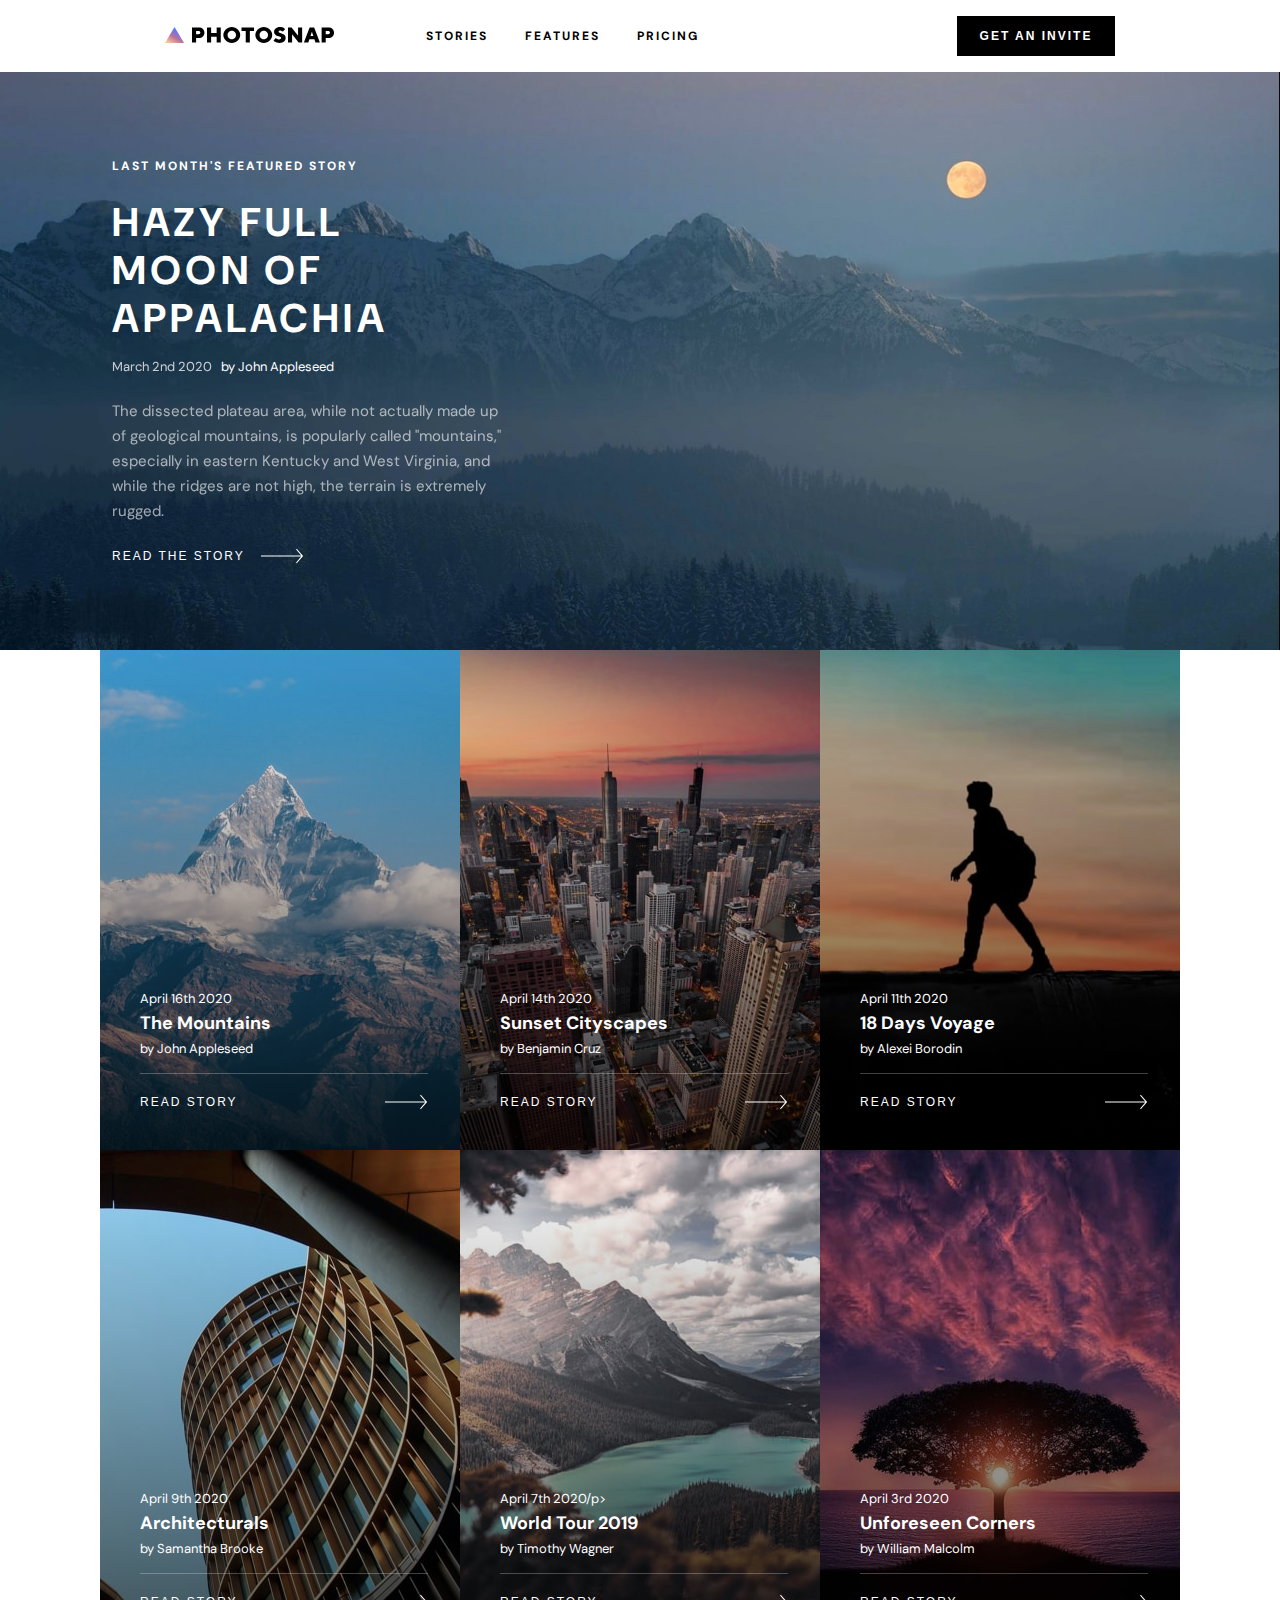
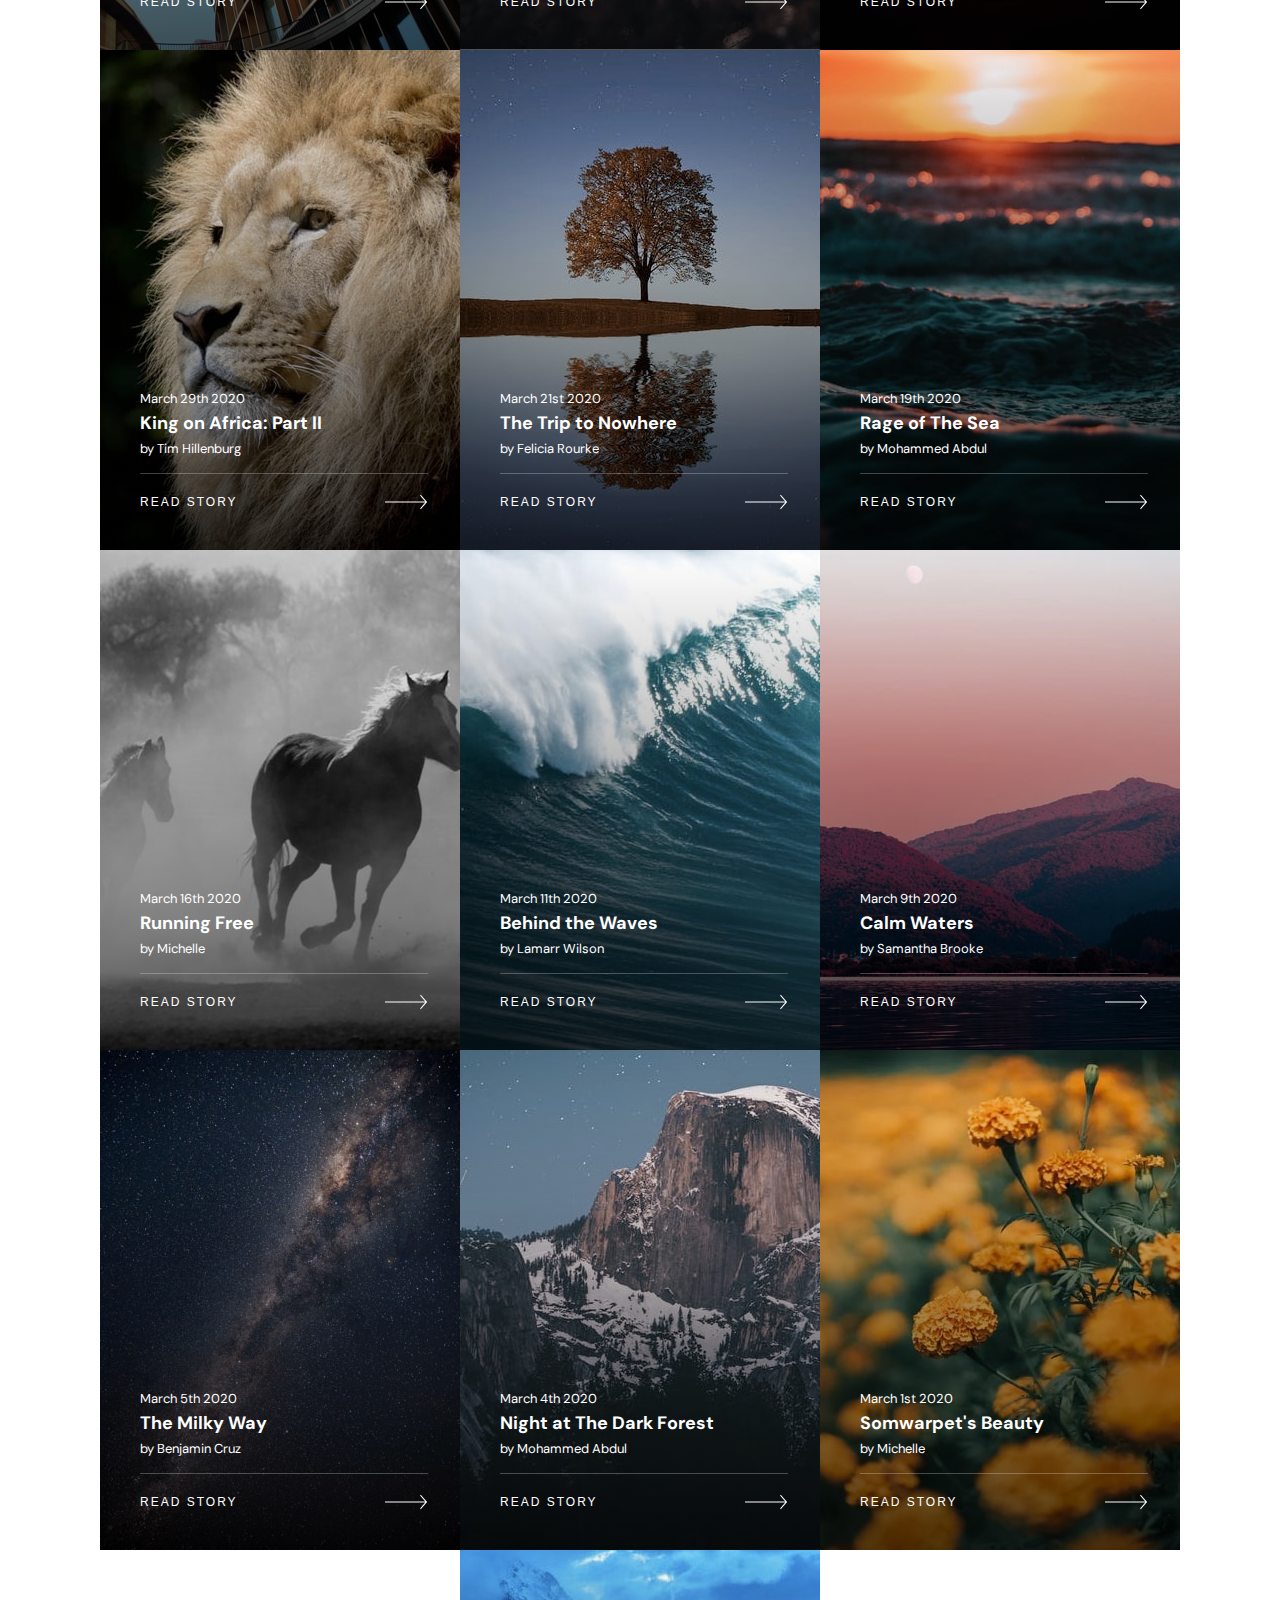
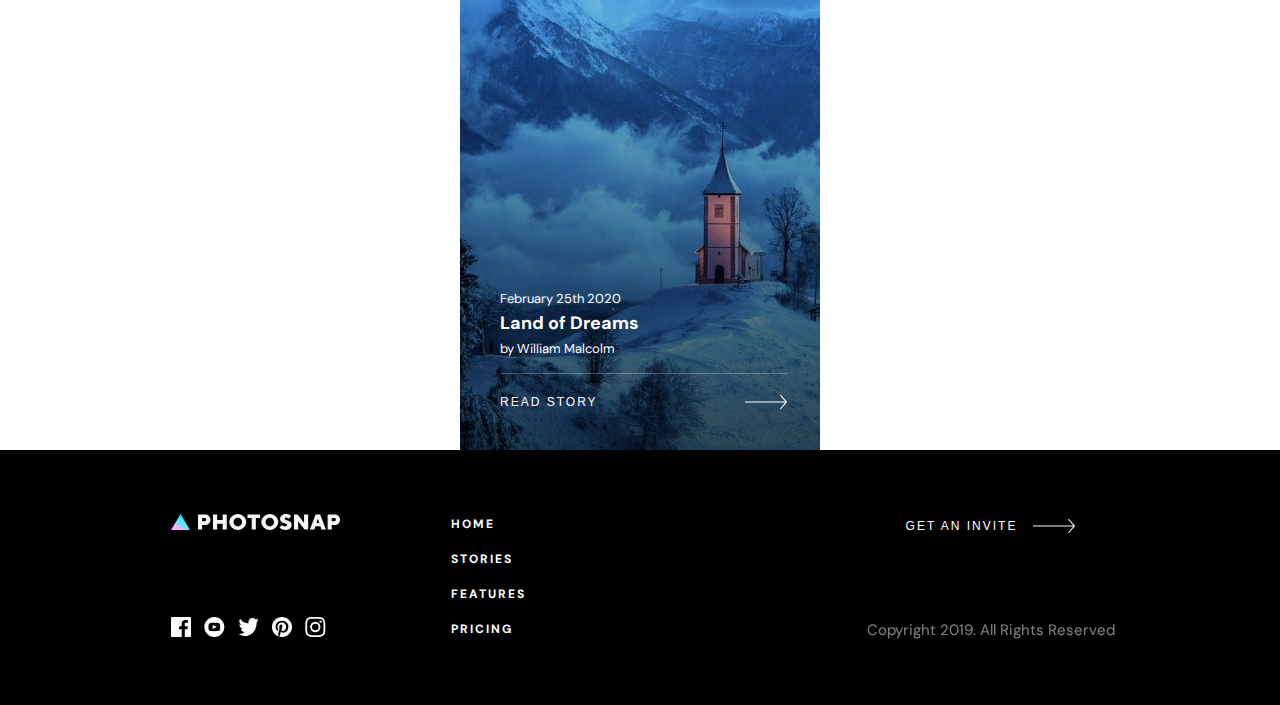
<file: storys.html>
<!DOCTYPE html>
<html lang="en">
<head>
    <meta charset="UTF-8">
    <meta http-equiv="X-UA-Compatible" content="IE=edge">
    <meta name="viewport" content="width=device-width, initial-scale=1.0">
    <link rel="icon" type="image/x-icon" href="./resources/favicon-32x32.png">   
    <link href="https://fonts.googleapis.com/css2?family=DM+Sans:wght@400;700&display=swap" rel="stylesheet">
    <link rel="stylesheet" href="./resources/reset.css">
    <link rel="stylesheet" href="./resources/stories.css">
    <title>Stories</title>
</head>
<body>
    <header>
        <div class="menu">
            <div class="menu-images" >
                <a href="./index.html"><img src="./resources/shared/desktop/logo.svg" alt="logo" class="logo"></a> 
                <div class="button" id="button">
                    <button class="menu-button"><img src="./resources/shared/mobile/menu.svg" alt="menu" class="menu-icon"></button>
                    <button class="close-button"><img src="./resources/shared/mobile/close.svg" alt="close" class="close"></button>
                </div>
            </div>
            <div class="menu-list" id="nav">
                <div class="pages">
                    <a href="./storys.html">STORIES</a>
                    <a href="./features.html">FEATURES</a>
                    <a href="./pricing.html">PRICING</a>
                    <div class="line"></div>
                </div>
                <button class="invite">GET AN INVITE</button>
            </div>
        </div>
    </header>
    <main>
        <div class="header-cont">
            <img src="./resources/stories/mobile/moon-of-appalacia.jpg" alt="moon-of-appalacia" class="moon-mobile">
            <img src="./resources/stories/tablet/moon-of-appalacia.jpg" alt="moon-of-appalacia" class="moon-tablet">
            <img src="./resources/stories/desktop/moon-of-appalacia.jpg" alt="moon-of-appalacia" class="moon-desktop">
            <div class="header-text">
                <h4>LAST MONTH'S FEATURED STORY</h4>
                <h1>HAZY FULL</h1>
                <h1>MOON OF</h1>
                <h1>APPALACHIA</h1>
                <div class="author">
                    <p>March 2nd 2020</p>
                    <span>by John Appleseed</span>
                </div>
                <p class="header-p">The dissected plateau area, while not actually made up of geological mountains, is popularly called "mountains," especially in eastern Kentucky and West Virginia, and while the ridges are not high, the terrain is extremely rugged.</p>
                <button class="invite-str hdr">
                    READ THE STORY
                    <img src="./resources/shared/desktop/arrow.svg" alt="arrow">
                </button>
            </div>
        </div>
        <div class="stories">
            <div class="story-cont">
                <img src="./resources/stories/mobile/mountains.jpg" alt="mountains" class="mobile">
                <img src="./resources/stories/desktop/mountains.jpg" alt="mountains" class="desktop">
                    <div class="text-cont">
                        <p>April 16th 2020</p>
                        <h3>The Mountains</h3>
                        <p>by John Appleseed</p>
                        <div class="line-str"></div>
                        <button class="invite-str str-bttn">
                            READ STORY
                            <img src="./resources/shared/desktop/arrow.svg" alt="arrow">
                        </button>
                    </div>
                <div class="story-line"></div>
            </div>
            <div class="story-cont">
                <img src="./resources/stories/mobile/cityscapes.jpg" alt="cityscapes" class="mobile">
                <img src="./resources/stories/desktop/cityscapes.jpg" alt="cityscapes" class="desktop">
                    <div class="text-cont">
                        <p>April 14th 2020</p>
                        <h3>Sunset Cityscapes</h3>
                        <p>by Benjamin Cruz</p>
                        <div class="line-str"></div>
                        <button class="invite-str str-bttn">
                            READ STORY
                            <img src="./resources/shared/desktop/arrow.svg" alt="arrow">
                        </button>               
                    </div>
                <div class="story-line"></div>
            </div>
            <div class="story-cont">
                <img src="./resources/stories/mobile/18-days-voyage.jpg" alt="voyage" class="mobile">
                <img src="./resources/stories/desktop/18-days-voyage.jpg" alt="voyage" class="desktop">
                    <div class="text-cont">
                        <p>April 11th 2020</p>
                        <h3>18 Days Voyage</h3>
                        <p>by Alexei Borodin</p>
                        <div class="line-str"></div>
                        <button class="invite-str str-bttn">
                            READ STORY
                            <img src="./resources/shared/desktop/arrow.svg" alt="arrow">
                        </button>
                    </div>
                <div class="story-line"></div>
            </div>
            <div class="story-cont">
                <img src="./resources/stories/mobile/architecturals.jpg" alt="architecturals" class="mobile">
                <img src="./resources/stories/desktop/architecturals.jpg" alt="architecturals" class="desktop">
                    <div class="text-cont">
                        <p>April 9th 2020</p>
                        <h3>Architecturals</h3>
                        <p>by Samantha Brooke</p>
                        <div class="line-str"></div>
                        <button class="invite-str str-bttn">
                            READ STORY
                            <img src="./resources/shared/desktop/arrow.svg" alt="arrow">
                        </button>
                </div>
                <div class="story-line"></div>
            </div>
            <div class="story-cont">
                <img src="./resources/stories/mobile/world-tour.jpg" alt="world-tour" class="mobile">
                <img src="./resources/stories/desktop/world-tour.jpg" alt="world-tour" class="desktop">
                    <div class="text-cont">
                        <p>April 7th 2020/p>
                        <h3>World Tour 2019</h3>
                        <p>by Timothy Wagner</p>
                        <div class="line-str"></div>
                        <button class="invite-str str-bttn">
                            READ STORY
                            <img src="./resources/shared/desktop/arrow.svg" alt="arrow">
                        </button>
                </div>
                <div class="story-line"></div>
            </div>
            <div class="story-cont">
                <img src="./resources/stories/mobile/unforeseen-corners.jpg" alt="unforeseen-corners" class="mobile">
                <img src="./resources/stories/desktop/unforeseen-corners.jpg" alt="unforeseen-corners" class="desktop">
                    <div class="text-cont">
                        <p>April 3rd 2020</p>
                        <h3>Unforeseen Corners</h3>
                        <p>by William Malcolm</p>
                        <div class="line-str"></div>
                        <button class="invite-str str-bttn">
                            READ STORY
                            <img src="./resources/shared/desktop/arrow.svg" alt="arrow">
                        </button>
                </div>
                <div class="story-line"></div>
            </div>
            <div class="story-cont">
                <img src="./resources/stories/mobile/king-on-africa.jpg" alt="king-on-africa" class="mobile">
                <img src="./resources/stories/desktop/king-on-africa.jpg" alt="king-on-africa" class="desktop">
                    <div class="text-cont">
                        <p>March 29th 2020</p>
                        <h3>King on Africa: Part II</h3>
                        <p>by Tim Hillenburg</p>
                        <div class="line-str"></div>
                        <button class="invite-str str-bttn">
                            READ STORY
                            <img src="./resources/shared/desktop/arrow.svg" alt="arrow">
                        </button>
                </div>
                <div class="story-line"></div>
            </div>
            <div class="story-cont">
                <img src="./resources/stories/mobile/trip-to-nowhere.jpg" alt="trip-to-nowhere" class="mobile">
                <img src="./resources/stories/desktop/trip-to-nowhere.jpg" alt="trip-to-nowhere" class="desktop">
                    <div class="text-cont">
                        <p>March 21st 2020</p>
                        <h3>The Trip to Nowhere</h3>
                        <p>by Felicia Rourke</p>
                        <div class="line-str"></div>
                        <button class="invite-str str-bttn">
                            READ STORY
                            <img src="./resources/shared/desktop/arrow.svg" alt="arrow">
                        </button>
                </div>
                <div class="story-line"></div>
            </div>
            <div class="story-cont">
                <img src="./resources/stories/mobile/rage-of-the-sea.jpg" alt="rage-of-the-sea" class="mobile">
                <img src="./resources/stories/desktop/rage-of-the-sea.jpg" alt="rage-of-the-sea" class="desktop">
                    <div class="text-cont">
                        <p>March 19th 2020</p>
                        <h3>Rage of The Sea</h3>
                        <p>by Mohammed Abdul</p>
                        <div class="line-str"></div>
                        <button class="invite-str str-bttn">
                            READ STORY
                            <img src="./resources/shared/desktop/arrow.svg" alt="arrow">
                        </button>
                </div>
                <div class="story-line"></div>
            </div>
            <div class="story-cont">
                <img src="./resources/stories/mobile/running-free.jpg" alt="running-free" class="mobile">
                <img src="./resources/stories/desktop/running-free.jpg" alt="running-free" class="desktop">
                    <div class="text-cont">
                        <p>March 16th 2020</p>
                        <h3>Running Free</h3>
                        <p>by Michelle</p>
                        <div class="line-str"></div>
                        <button class="invite-str str-bttn">
                            READ STORY
                            <img src="./resources/shared/desktop/arrow.svg" alt="arrow">
                        </button>
                </div>
                <div class="story-line"></div>
            </div>
            <div class="story-cont">
                <img src="./resources/stories/mobile/behind-the-waves.jpg" alt="behind-the-waves" class="mobile">
                <img src="./resources/stories/desktop/behind-the-waves.jpg" alt="behind-the-waves" class="desktop">
                    <div class="text-cont">
                        <p>March 11th 2020</p>
                        <h3>Behind the Waves</h3>
                        <p>by Lamarr Wilson</p>
                        <div class="line-str"></div>
                        <button class="invite-str str-bttn">
                            READ STORY
                            <img src="./resources/shared/desktop/arrow.svg" alt="arrow">
                        </button>
                </div>
                <div class="story-line"></div>
            </div>
            <div class="story-cont">
                <img src="./resources/stories/mobile/calm-waters.jpg" alt="calm-waters" class="mobile">
                <img src="./resources/stories/desktop/calm-waters.jpg" alt="calm-waters" class="desktop">
                    <div class="text-cont">
                        <p>March 9th 2020</p>
                        <h3>Calm Waters</h3>
                        <p>by Samantha Brooke</p>
                        <div class="line-str"></div>
                        <button class="invite-str str-bttn">
                            READ STORY
                            <img src="./resources/shared/desktop/arrow.svg" alt="arrow">
                        </button>
                </div>
                <div class="story-line"></div>
            </div>
            <div class="story-cont">
                <img src="./resources/stories/mobile/milky-way.jpg" alt="milky-way" class="mobile">
                <img src="./resources/stories/desktop/milky-way.jpg" alt="milky-way" class="desktop">
                    <div class="text-cont">
                        <p>March 5th 2020</p>
                        <h3>The Milky Way</h3>
                        <p>by Benjamin Cruz</p>
                        <div class="line-str"></div>
                        <button class="invite-str str-bttn">
                            READ STORY
                            <img src="./resources/shared/desktop/arrow.svg" alt="arrow">
                        </button>
                </div>
                <div class="story-line"></div>
            </div>
            <div class="story-cont">
                <img src="./resources/stories/mobile/dark-forest.jpg" alt="dark-forest" class="mobile">
                <img src="./resources/stories/desktop/dark-forest.jpg" alt="dark-forest" class="desktop">
                    <div class="text-cont">
                        <p>March 4th 2020</p>
                        <h3>Night at The Dark Forest</h3>
                        <p>by  Mohammed Abdul</p>
                        <div class="line-str"></div>
                        <button class="invite-str str-bttn">
                            READ STORY
                            <img src="./resources/shared/desktop/arrow.svg" alt="arrow">
                        </button>
                </div>
                <div class="story-line"></div>
            </div>
            <div class="story-cont">
                <img src="./resources/stories/mobile/somwarpet.jpg" alt="somwarpet" class="mobile">
                <img src="./resources/stories/desktop/somwarpet.jpg" alt="somwarpet" class="desktop">
                    <div class="text-cont">
                        <p>March 1st 2020</p>
                        <h3>Somwarpet's Beauty</h3>
                        <p>by Michelle</p>
                        <div class="line-str"></div>
                        <button class="invite-str str-bttn">
                            READ STORY
                            <img src="./resources/shared/desktop/arrow.svg" alt="arrow">
                        </button>
                </div>
                <div class="story-line"></div>
            </div>
            <div class="story-cont">
                <img src="./resources/stories/mobile/land-of-dreams.jpg" alt="land-of-dreams" class="mobile">
                <img src="./resources/stories/desktop/land-of-dreams.jpg" alt="land-of-dreams" class="desktop">
                    <div class="text-cont">
                        <p>February 25th 2020</p>
                        <h3>Land of Dreams</h3>
                        <p>by William Malcolm</p>
                        <div class="line-str"></div>
                        <button class="invite-str str-bttn">
                            READ STORY
                            <img src="./resources/shared/desktop/arrow.svg" alt="arrow">
                        </button>
                </div>
                <div class="story-line"></div>
            </div>

        </div>
       
            
    </main>
    <footer>
       <a href="./index.html"><img src="./resources/shared/desktop/logo.svg" alt="logo" class="ft-logo"></a>
        <div class="foot">
            <div class="nav">
                <div class="contact">
                    <img src="./resources/shared/desktop/facebook.svg" alt="facebook">
                    <img src="./resources/shared/desktop/youtube.svg" alt="youtube">
                    <img src="./resources/shared/desktop/twitter.svg" alt="twitter">
                    <img src="./resources/shared/desktop/pinterest.svg" alt="pinterest">
                    <img src="./resources/shared/desktop/instagram.svg" alt="instagram">
                </div>
                <div class="nav-bar">
                    <a href="./index.html">Home</a>
                    <a href="./storys.html">Stories</a>
                    <a href="./features.html">Features</a>
                    <a href="./pricing.html">Pricing</a>
                </div>
            </div>
            <div class="foot-btm">
                <button class="invite-str bottom">
                    GET AN INVITE
                    <img src="./resources/shared/desktop/arrow.svg" alt="arrow">
                </button>
                <spam class="copyright">
                    Copyright 2019. All Rights Reserved
                </spam>
            </div>
        </div>
    </footer>
    <script src="./resources/navbar.js"></script>
    <script src="./resources/storyHover.js"></script>
</body>
</html>
</file>
<file: resources/home.css>
body{
    font-family: 'DM Sans', sans-serif;
}
.menu{
    position: relative;
    display: flex;
    align-items: center;
    flex-wrap: wrap;
    justify-content: space-between;
    padding: 28px 28px 0px;
    flex-direction: column;
}
.menu-images{
    display: flex;
    justify-content: space-between;
    align-items: center;
    width: 100%;
}
.logo,
.menu-icon,
.close{
    margin-bottom: 28px;
}
.close-button{
    display: none;
}
.close-button .active{
    display: flex;
}
.hide{
    display: none;
}
button{
    border: 0px;
    background-color: #ffffff;
}
.menu-list{
    position: absolute;
    display: none;
    flex-direction: column;
    width: 100%;
    align-items: center;
    margin-top: 44px;
    padding: 32px 0px;
    background-color: #FFFFFF;
    overflow: hidden;
    z-index: 1;
}
.active{
    display: flex;
}
.pages{
    display: flex;
    flex-direction: column;
    gap: 20px;
    width: 100%;
    margin-bottom: 20px;
}
.pages a{
    font-weight: 700;
    font-size: 15px;
    line-height: 20px;    
    text-align: center;
    letter-spacing: 2.5px;
    text-transform: uppercase;
    color: #000000;
    text-decoration: none;
}
.line{
    border: 0.5px solid rgb(0, 0, 0, 0.25);
}
.invite{
    height: 48px;
    width: 310px;
    font-weight: 700;
    font-size: 15px;
    line-height: 20px;
    text-align: center;
    letter-spacing: 2.5px;
    color: #FFFFFF;
    background-color: #000000;
    cursor: pointer;
}

.cont-one{
    display: flex;
    width: 100%;
    flex-direction: column;
}
.story{
    display: flex;
    width: 100%;
    flex-direction: column;
    align-items: center;
    margin: -1px;
}
.story-img{
    width: 100%;
}
.create-tablet,
.create-desktop,
.beautiful-tablet,
.beautiful-desktop,
.designed-tablet,
.designed-desktop{
    display: none;
}
.create-mobile,.beautiful-mobile,.designed-mobile{
    width: 100%;
}
.cont-one-content{
    display: flex;
    justify-content: center;
    padding: 72px 0px;
    width: 100%;
    background-color: #000000;
}
.text-container{
    margin: 0px 28px;
}
.cont-one-content h1{
    font-weight: 700;
    font-size: 32px;
    line-height: 40px;
    letter-spacing: 3.33333px;
    text-transform: uppercase;
    color: #FFFFFF;
}
.cont-one-content p{
    font-weight: 400;
    font-size: 15px;
    line-height: 25px;
    color: #FFFFFF;
    mix-blend-mode: normal;
    opacity: 0.6;
    max-width: 318px;
    margin: 16px 0px 23px;
}
.invite-one{
    display: flex;
    background: transparent;
    color: #000000;
    text-align: left;
    font-weight: 700;
    font-size: 12px;
    line-height: 16px;
    letter-spacing: 2px;
    align-items: center;
    padding: 0px;
    gap: 16px;
}
.black{
    color: #FFFFFF;
    background-color: #000000;
}
.black-arrow{
    filter: invert(100%) sepia(0%) saturate(7499%) hue-rotate(113deg) brightness(124%) contrast(93%);
}

.colr-line{
    position: absolute;
    width: 128px;
    height: 6px;
    background: linear-gradient(26.57deg, #FFC593 0%, #BC7198 43.29%, #5A77FF 83.33%);
    margin-top: -72px;
}
.two .cont-one-content,
.three .cont-one-content{
    background-color: #FFFFFF;
}
.two .cont-one-content p,
.three .cont-one-content p,
.two .cont-one-content h1,
.three .cont-one-content h1,
.two .cont-one-content .invite,
.three .cont-one-content .invite{
    color: #000000;
}
.two .cont-one-content .invite img,
.three .cont-one-content .invite img{
    filter: unset;
}
.stories{
    display: flex;
    flex-wrap: wrap;
    flex-direction: row;
    align-items: flex-start;
    justify-content: center;
}

.line-str{
    width: 100%;
    height: 1px;
    background: #FFFFFF;
    mix-blend-mode: normal;
    margin-bottom: 20px;
    opacity: 0.25;
}
.str{
    background-color: #FFFFFF;
    background: transparent;
}
.story-cont{
    display: flex;
    flex-direction: column;
    align-items: flex-start;
    justify-content: flex-end;
    max-height: 500px;
}
.container-story{
    background: linear-gradient(180deg, rgba(0, 0, 0, 0.0001) 0.27%, rgba(0, 0, 0, 0.661222) 100%);
    display: flex;
    flex-direction: column;
    justify-content: flex-end;
}


.text-cont{
    position: absolute;
    padding:0px 33px;
    max-width: 294px;
    width: 100%;

}
.text-cont p{
    font-weight: 700;
    font-size: 13px;
    line-height: 17px;
    color: #FFFFFF;
    margin-bottom: 16px;
}
.text-cont h3{
    font-weight: 400;
    font-size: 18px;
    line-height: 25px;
    color: #FFFFFF;
    margin-bottom: 4px;
}
.invite-str{
    display: flex;
    background: transparent;
    color: #FFFFFF;
    text-align: left;
    font-weight: 700;
    font-size: 12px;
    line-height: 16px;
    letter-spacing: 2px;
    align-items: center;
    width: 100%;
    padding: 0px;
    justify-content: space-between;
    padding-bottom: 40px;
}
.invite-str img{
    filter: invert(100%) sepia(0%) saturate(7499%) hue-rotate(113deg) brightness(124%) contrast(93%);

}
.features-cont{
    display: flex;
    flex-direction: column;
    justify-content: center;
    flex-wrap: wrap;
    align-items: center;
    gap: 56px;
    margin: 80px 0px;
}
.cont{
    display: flex;
    flex-direction: column;
    align-items: center;
    text-align: center;
    max-width: 310px;
}
.cont h3{
    font-weight: 700;
    font-size: 18px;
    line-height: 25px;
    text-align: center;
    color: #000000;
    margin: 48px 0px 16px
}
.cont p{
    font-weight: 400;
    font-size: 15px;
    line-height: 25px;
    text-align: center;
    color: #000000;
    mix-blend-mode: normal;
    opacity: 0.6;
}
footer{
    display: flex;
    flex-direction: column;
    align-items: center;
    padding: 56px 0px;
    background-color: #000000;
}
.ft-logo{
    filter: invert(100%) sepia(0%) saturate(7499%) hue-rotate(113deg) brightness(124%) contrast(93%);
    margin-bottom: 32px;
}
.nav{
    display: flex;
    flex-direction: column;
    align-items: center;
    justify-content: center;
    margin-bottom: 119px;
}
.contact{
    display: flex;
    gap: 13px;
    margin-bottom: 49px;
}
.contact img{
    filter: brightness(0) invert(1);
}
.nav-bar{
    display: flex;
    flex-direction: column;
    align-items: center;
    gap: 19px;
}
.nav-bar a{
    font-weight: 700;
    font-size: 12px;
    line-height: 16px;
    text-align: center;
    letter-spacing: 2px;
    text-transform: uppercase;
    color: #FFFFFF;
    text-decoration: none;
}
.foot-btm{
    display: flex;
    flex-direction: column;
    align-items: center;
    gap: 34px;
}
.bottom{
    justify-content: center;
    color: #FFFFFF;
}
.bottom img{
    filter: invert(100%) sepia(0%) saturate(7499%) hue-rotate(113deg) brightness(124%) contrast(93%);

}
.copyright{
    font-weight: 400;
    font-size: 15px;
    line-height: 20px;
    text-align: center;
    color: #FFFFFF;
    mix-blend-mode: normal;
    opacity: 0.5;
}
@media (min-width: 768px){
    .menu{
        position: unset;
        flex-direction: row;
        align-items: center;
        flex-wrap: nowrap;
        justify-content: space-between;
        padding: 16px 40px;
    }
    .logo{
        margin-bottom: 0px;
    }
    .menu-images{
        width: auto;
    }
    .close-button,
    .menu-button{
        display: none;
    }
    .menu-list{
        position: unset;
        display: flex;
        flex-direction: row;
        width: auto;
        margin-top: 0px;
        padding: 0px;
        gap: 53px;
    }
    .pages{
        display: flex;
        flex-direction: row;
        gap: 37px;
        width: auto;
        margin-bottom: 0px;
    }
    .pages a{
        font-size: 12px;
        line-height: 16px;
        letter-spacing: 2px;
    }
    .line{
        display: none;
    }
    .invite{
        height: 40px;
        width: 158px;
        font-weight: 700;
        font-size: 12px;
        line-height: 16px;
        letter-spacing: 2px;
    }

    .cont-one{
        display: flex;
        flex-direction: column;
    }
    .story{
        display: flex;
        width: 100%;
        flex-direction: column;
    }
    .create-mobile,
    .create-desktop,
    .beautiful-mobile,
    .beautiful-desktop,
    .designed-mobile,
    .designed-desktop{
        display: none;
    }
    .create-tablet,
    .beautiful-tablet,
    .designed-tablet{
        display: flex;
    }
    .cont-one-content{
        padding: 0px;
        width: 100%;
        background-color: #000000;
    }
    .story-img{
        width: unset;
    }
    .text-container{
        margin: 0px 0px;
    }
    .cont-one-content h1{
        font-size: 40px;
        line-height: 48px;
        letter-spacing: 4.16px;
    }
    .cont-one-content p{
        max-width: 387px;
        margin: 21px 0px 48px;
    }
    .invite-one{
        gap: 18px;
    }
    .one{
        flex-direction: row-reverse;
    }
    .pad-one{
        padding: 173px 54px;

    }
    
    .colr-line{
        width: 6px;
        height: 304px;
        margin-top: -0px;
        margin-left: -54px;
    }
    .two{
        flex-direction: row;
    }
    .pad-two{
        padding: 136px 54px ;
    }
    .three{
        flex-direction: row-reverse;
    }
    .pad-three{
        padding: 160px 54px;

    }

    .stories{
        display: flex;
        flex-wrap: wrap;
        flex-direction: row;
        align-items: flex-start;
        justify-content: center;
    }
    .desktop{
        display: flex;
        height: 500px;    
        width: 384px;
    }
    .mobile{
        display: none;
    }
    .line-str{
        width: 100%;
        height: 1px;
        background: #FFFFFF;
        mix-blend-mode: normal;
        margin-bottom: 20px;
        opacity: 0.25;
    }
    .str{
        background-color: #FFFFFF;
        background: transparent;
    }
    .story-cont{
        display: flex;
        flex-direction: column;
        align-items: flex-start;
        justify-content: flex-end;
    }
    .container-story{
        background: linear-gradient(180deg, rgba(0, 0, 0, 0.0001) 0.27%, rgba(0, 0, 0, 0.661222) 100%);
        display: flex;
        flex-direction: column;
        justify-content: flex-end;
    }
    
    .text-cont{
        position: absolute;
        padding:0px 33px;
    
    }
    .text-cont p{
        font-weight: 700;
        font-size: 13px;
        line-height: 17px;
        color: #FFFFFF;
        margin-bottom: 16px;
    }
    .text-cont h3{
        font-weight: 400;
        font-size: 18px;
        line-height: 25px;
        color: #FFFFFF;
        margin-bottom: 4px;
    }
    .features-cont{
        margin: 120px 0px;
        gap: 80px;
    }
    .cont{
        max-width: 457px;
    }
   
    footer{
        display: flex;
        flex-direction: column;
        align-items: flex-start;
        padding: 64px 39px;
        background-color: #000000;
    }
    .foot{
        display: flex;
        width: 100%;
        align-items: center;
        justify-content: space-between;
    }
    .nav{
        display: flex;
        flex-direction: column-reverse;
        align-items: flex-start;
        justify-content: center;
        margin-bottom: 0px;
        gap: 72px;
    }
    .contact{
        display: flex;
        gap: 13px;
        margin-bottom: 0px;
    }

    .nav-bar{
        display: flex;
        flex-direction: row;
        align-items: center;
        gap: 26px;
    }
    
    .foot-btm{
        align-items: flex-end;
        margin-top: -50px;
        gap: 120px;
    }
}

@media (min-width: 1240px){
    .menu{
        padding: 16px 165px;
        gap: 62px;
    }
    .menu-list{
        gap: 62px;
        justify-content: space-between;
        width: 689px;
    }
    .pages a:hover{
        mix-blend-mode: normal;
        opacity: 0.3;
    }
    .invite:hover{
        background: #DFDFDF;
        color: #000000;
    }
    .cont-one{
        display: flex;
        flex-direction: column;
    }
    .story{
        display: flex;
        width: 100%;
        flex-direction: row;
    }
    .story-img{
        display: flex;
        height: auto;
    }
    .create-mobile,
    .create-tablet,
    .beautiful-mobile,
    .beautiful-tablet,
    .designed-mobile,
    .designed-tablet{
        display: none;
    }
    .create-desktop,
    .beautiful-desktop,
    .designed-desktop{
        display: flex;
    }
    .cont-one-content{
        min-width: 410px;
        display: flex;
        justify-content: center;
        align-items: center;
    }
    .invite-one:hover{
        text-decoration: underline;
        cursor: pointer;
    }
    .cont-one-content p{
        margin: 21px 0px 48px;
    }
    
    .one{
        flex-direction: row-reverse;
    }
    .pad-one{
        padding: 173px 0px;

    }
    .story-cont{
        position: relative;
        transition: 0.5s;
    }
    .story-line{
        display: none;
        position: absolute;
        margin-bottom: -6px;
        height: 6px;
        width: 100%;
        background: linear-gradient(26.57deg, #FFC593 0%, #BC7198 43.29%, #5A77FF 83.33%);
    }
    .story-cont:hover{
        transform: translate(0 , -30px);
        cursor: pointer;
    }
    .container-story:hover + .story-line{
        display: flex;
    }
    .pad-two{
        padding: 136px 0px;
    }
    .desktop{
        width: unset;
    }
    .pad-three{
        padding: 160px 0px;
    }
    .colr-line{
        margin-left: -112px;
    }
    .three{
        flex-direction: row-reverse;
    }
    .features-cont{
        flex-direction: row;
        gap: 30px;
        margin: 120px 0px;
    }
    .cont{
        max-width: 350px;
        height: 254px;
    }
    .cont h3{
        margin: 66px 0px 16px
    }
    .limit{
        margin-bottom: 10px;
        margin-top: 27px;
    }
   
   
    footer{
        display: flex;
        flex-direction: column;
        align-items: flex-start;
        padding: 64px 165px 65px 171px;
        background-color: #000000;
    }
    .ft-logo{
        margin-bottom: 0px;
    }
    .nav{
        flex-direction: row;
        gap: 125px;
        align-items: flex-end;
        margin-top: -20px;
    }
    .contact img:hover{
        cursor: pointer;
        filter: unset;
    }
    .nav-bar{
        flex-direction: column;
        align-items: flex-start;
        gap: 19px;
    }
    .nav-bar a:hover{
        cursor: pointer;
        mix-blend-mode: normal;
        opacity: 0.3;
    }
    .foot-btm{
        margin-top: -15px;
        gap: 86px;
    }
}
</file>
<file: resources/features.css>
body{
    font-family: 'DM Sans', sans-serif;
}
.menu{
    position: relative;
    display: flex;
    align-items: center;
    flex-wrap: wrap;
    justify-content: space-between;
    padding: 28px 28px 0px;
    flex-direction: column;
}
.menu-images{
    display: flex;
    justify-content: space-between;
    align-items: center;
    width: 100%;
}
.logo,
.menu-icon,
.close{
    margin-bottom: 28px;
}
.close-button{
    display: none;
}
.close-button .active{
    display: flex;
}
.hide{
    display: none;
}
button{
    border: 0px;
    background-color: #ffffff;
}
.menu-list{
    position: absolute;
    display: none;
    flex-direction: column;
    width: 100%;
    align-items: center;
    margin-top: 44px;
    padding: 32px 0px;
    background-color: #FFFFFF;
    overflow: hidden;
    z-index: 1;
}
.active{
    display: flex;
}
.pages{
    display: flex;
    flex-direction: column;
    gap: 20px;
    width: 100%;
    margin-bottom: 20px;
}
.pages a{
    font-weight: 700;
    font-size: 15px;
    line-height: 20px;    
    text-align: center;
    letter-spacing: 2.5px;
    text-transform: uppercase;
    color: #000000;
    text-decoration: none;
}
.line{
    border: 0.5px solid rgb(0, 0, 0, 0.25);
}
.invite{
    height: 48px;
    width: 310px;
    font-weight: 700;
    font-size: 15px;
    line-height: 20px;
    text-align: center;
    letter-spacing: 2.5px;
    color: #FFFFFF;
    background-color: #000000;
    cursor: pointer;
}
.cont-one{
    display: flex;
    flex-direction: column;
    position: relative;
}
.tablet-hero,
.desktop-hero{
    display: none;
}
.cont-one-content{
    padding: 72px 28px;
    background-color: #000000;
}
.cont-one-content h1{
    font-weight: 700;
    font-size: 32px;
    line-height: 40px;
    letter-spacing: 3.33333px;
    text-transform: uppercase;
    color: #FFFFFF;
    margin-bottom: 16px;
}
.cont-one-content p{
    font-weight: 400;
    font-size: 15px;
    line-height: 25px;
    color: #FFFFFF;
    mix-blend-mode: normal;
    opacity: 0.6;
    max-width: 318px;
}
.colr-line{
    position: absolute;
    width: 128px;
    height: 6px;
    background: linear-gradient(26.57deg, #FFC593 0%, #BC7198 43.29%, #5A77FF 83.33%);
    margin-top: -72px;
}
.features-cont{
    display: flex;
    flex-direction: column;
    justify-content: center;
    flex-wrap: wrap;
    align-items: center;
    gap: 56px;
    margin: 64px 0px 91px;
}
.cont{
    display: flex;
    flex-direction: column;
    align-items: center;
    text-align: center;
    max-width: 310px;
}
.cont h3{
    font-weight: 700;
    font-size: 18px;
    line-height: 25px;
    text-align: center;
    color: #000000;
    margin: 48px 0px 16px
}
.cont p{
    font-weight: 400;
    font-size: 15px;
    line-height: 25px;
    text-align: center;
    color: #000000;
    mix-blend-mode: normal;
    opacity: 0.6;
}
.invite-cont{
    display: flex;
    flex-direction: column;
    padding: 63px 32px;
    background-image: url(./shared/mobile/bg-beta.jpg);
    background-repeat: no-repeat;
    background-size: cover;
}
.colr-line2{
    position: absolute;
    width: 128px;
    height: 6px;
    background: linear-gradient(26.57deg, #FFC593 0%, #BC7198 43.29%, #5A77FF 83.33%);
    margin-top: -63px;
}
.invite-cont h1{
    font-weight: 700;
    font-size: 32px;
    line-height: 40px;
    letter-spacing: 3px;
    text-transform: uppercase;
    color: #FFFFFF;
    max-width: 310px;
}
.invite-header{
    margin-bottom: 24px;
}
.invite-bottom{
    display: flex;
    background: transparent;
    color: #FFFFFF;
    text-align: left;
    font-weight: 700;
    font-size: 12px;
    line-height: 16px;
    letter-spacing: 2px;
    align-items: center;
    gap: 16px;
}
.invite-bottom img{
    filter: invert(100%) sepia(0%) saturate(7499%) hue-rotate(113deg) brightness(124%) contrast(93%);
}
footer{
    display: flex;
    flex-direction: column;
    align-items: center;
    padding: 56px 0px;
    background-color: #000000;
}
.ft-logo{
    filter: invert(100%) sepia(0%) saturate(7499%) hue-rotate(113deg) brightness(124%) contrast(93%);
    margin-bottom: 32px;
}
.nav{
    display: flex;
    flex-direction: column;
    align-items: center;
    justify-content: center;
    margin-bottom: 119px;
}
.contact{
    display: flex;
    gap: 13px;
    margin-bottom: 49px;
}
.contact img{
    filter: brightness(0) invert(1);
}
.nav-bar{
    display: flex;
    flex-direction: column;
    align-items: center;
    gap: 19px;
}
.nav-bar a{
    font-weight: 700;
    font-size: 12px;
    line-height: 16px;
    text-align: center;
    letter-spacing: 2px;
    text-transform: uppercase;
    color: #FFFFFF;
    text-decoration: none;
}
.foot-btm{
    display: flex;
    flex-direction: column;
    align-items: center;
    gap: 34px;
}
.copyright{
    font-weight: 400;
    font-size: 15px;
    line-height: 20px;
    text-align: center;
    color: #FFFFFF;
    mix-blend-mode: normal;
    opacity: 0.5;
}
@media (min-width: 768px){
    .menu{
        position: unset;
        flex-direction: row;
        align-items: center;
        flex-wrap: nowrap;
        justify-content: space-between;
        padding: 16px 40px;
    }
    .logo{
        margin-bottom: 0px;
    }
    .menu-images{
        width: auto;
    }
    .close-button,
    .menu-button{
        display: none;
    }
    .menu-list{
        position: unset;
        display: flex;
        flex-direction: row;
        width: auto;
        margin-top: 0px;
        padding: 0px;
        gap: 53px;
    }
    .pages{
        display: flex;
        flex-direction: row;
        gap: 37px;
        width: auto;
        margin-bottom: 0px;
    }
    .pages a{
        font-size: 12px;
        line-height: 16px;
        letter-spacing: 2px;
    }
    .line{
        display: none;
    }
    .invite{
        height: 40px;
        width: 158px;
        font-weight: 700;
        font-size: 12px;
        line-height: 16px;
        letter-spacing: 2px;
    }

    .cont-one{
        display: flex;
        flex-direction: row-reverse;
        justify-content: space-between;
        position: relative;
    }
    .mobile-hero,
    .desktop-hero{
        display: none;
    }
    .tablet-hero{
        display: flex;
    }
    .cont-one-content{
        display: flex;
        padding: 0px 0px 0px 54px;
        align-items: flex-start;
        flex-direction: column;
        justify-content: center;
        width: 100%;
    }
    .cont-one-content h1{
        font-size: 40px;
        line-height: 48px;
        letter-spacing: 4.1px;
        margin-bottom: 21px;
    }
    .cont-one-content p{
        max-width: 387px;
    }
    .colr-line{
        width: 6px;
        height: 144px;
        margin-top: 0px;
        margin-left: -54px;
    }
    .features-cont{
        display: flex;
        flex-direction: row;
        flex-wrap: wrap;
        justify-content: center;
        flex-wrap: wrap;
        align-items: flex-end;
        gap: 11px;
        margin: 112px 0px 31px;
    }
    .cont{
        display: flex;
        flex-direction: column;
        align-items: center;
        text-align: center;
        max-width: 340px;
        margin-bottom: 81px;
    }
    .limit{
        margin-bottom: 18px;
    }
    .invite-cont{
        display: flex;
        flex-direction: row;
        justify-content: space-between;
        padding: 68px 39px;
        background-image: url(./shared/tablet/bg-beta.jpg);
        background-repeat: no-repeat;
        background-size: cover;
    }
    .colr-line2{
        width: 6px;
        height: 280px;
        margin-top: -68px;
        margin-left: -39px;
    }
    .invite-cont h1{
        font-size: 40px;
        line-height: 48px;
        letter-spacing: 4.17px;
        max-width: 400px;
    }
    .invite-header{
        margin-bottom: 0px;
    }
    footer{
        display: flex;
        flex-direction: column;
        align-items: flex-start;
        padding: 64px 39px;
        background-color: #000000;
    }
    .foot{
        display: flex;
        width: 100%;
        align-items: center;
        justify-content: space-between;
    }
    .nav{
        display: flex;
        flex-direction: column-reverse;
        align-items: flex-start;
        justify-content: center;
        margin-bottom: 0px;
        gap: 72px;
    }
    .contact{
        display: flex;
        gap: 13px;
        margin-bottom: 0px;
    }

    .nav-bar{
        display: flex;
        flex-direction: row;
        align-items: center;
        gap: 26px;
    }
    .foot-btm{
        align-items: flex-end;
        margin-top: -50px;
        gap: 120px;
    }
}

@media (min-width: 1024px){
    .menu{
        padding: 16px 165px;
        gap: 62px;
    }
    .menu-list{
        gap: 62px;
        justify-content: space-between;
        width: 689px;
    }
    .pages a:hover{
        mix-blend-mode: normal;
        opacity: 0.3;
    }
    .invite:hover{
        background: #DFDFDF;
        color: #000000;
    }
    .cont-one{
        display: flex;
        flex-direction: row-reverse;
        justify-content: space-between;
        position: relative;
    }
    .colr-line{
        margin-left: -112px;
    }
    .mobile-hero,
    .tablet-hero{
        display: none;
    }
    .desktop-hero{
        display: flex;
        max-width: 60%;
    }
    .cont-one-content{
        padding: 0px 0px 0px 112px;
        width: 100%;
    }
    .features-cont{
        gap: 30px;
        margin: 160px 0px 56px;
    }
    .cont{
        max-width: 350px;
        margin-bottom: 104px;
    }
    .embed{
        margin-bottom: 25px;
    }
    .invite-cont{
        padding: 68px 165px;
        background-image: url(./shared/desktop/bg-beta.jpg);
        background-repeat: no-repeat;
        background-size: cover;
    }
    .colr-line2{
        margin-left: -165px;
    }
    .invite-bottom:hover{
        text-decoration: underline;
        cursor: pointer;
    }
    footer{
        display: flex;
        flex-direction: column;
        align-items: flex-start;
        padding: 64px 165px 65px 171px;
        background-color: #000000;
    }
    .ft-logo{
        margin-bottom: 0px;
    }
    .nav{
        flex-direction: row;
        gap: 125px;
        align-items: flex-end;
        margin-top: -20px;
    }
    .contact img:hover{
        cursor: pointer;
        filter: unset;
    }
    .nav-bar{
        flex-direction: column;
        align-items: flex-start;
        gap: 19px;
    }
    .nav-bar a:hover{
        cursor: pointer;
        mix-blend-mode: normal;
        opacity: 0.3;
    }
    .foot-btm{
        margin-top: -15px;
        gap: 86px;
    }
}
</file>
<file: resources/pricing.css>
body{
    font-family: 'DM Sans', sans-serif;   
}
.menu{
    position: relative;
    display: flex;
    align-items: center;
    flex-wrap: wrap;
    justify-content: space-between;
    padding: 28px 28px 0px;
    flex-direction: column;
}
.menu-images{
    display: flex;
    justify-content: space-between;
    align-items: center;
    width: 100%;
}
.logo,
.menu-icon,
.close{
    margin-bottom: 28px;
}
.close-button{
    display: none;
}
.close-button .active{
    display: flex;
}
.hide{
    display: none;
}
button{
    border: 0px;
    background-color: #ffffff;
}
.menu-list{
    position: absolute;
    display: none;
    flex-direction: column;
    width: 100%;
    align-items: center;
    margin-top: 44px;
    padding: 32px 0px;
    background-color: #FFFFFF;
    overflow: hidden;
    z-index: 1;
}
.active{
    display: flex;
}
.pages{
    display: flex;
    flex-direction: column;
    gap: 20px;
    width: 100%;
    margin-bottom: 20px;
}
.pages a{
    font-weight: 700;
    font-size: 15px;
    line-height: 20px;    
    text-align: center;
    letter-spacing: 2.5px;
    text-transform: uppercase;
    color: #000000;
    text-decoration: none;
}
.line{
    border: 0.5px solid rgb(0, 0, 0, 0.25);
}
.invite{
    height: 48px;
    width: 310px;
    font-weight: 700;
    font-size: 15px;
    line-height: 20px;
    text-align: center;
    letter-spacing: 2.5px;
    color: #FFFFFF;
    background-color: #000000;
    cursor: pointer;
}
.cont-one{
    display: flex;
    flex-direction: column;
    position: relative;
    width: 100%;
}
.tablet-hero,
.desktop-hero{
    display: none;
}
.cont-one-content{
    padding: 72px 28px;
    background-color: #000000;
}
.cont-one-content h1{
    font-weight: 700;
    font-size: 32px;
    line-height: 40px;
    letter-spacing: 3.33333px;
    text-transform: uppercase;
    color: #FFFFFF;
    margin-bottom: 16px;
}
.cont-one-content p{
    font-weight: 400;
    font-size: 15px;
    line-height: 25px;
    color: #FFFFFF;
    mix-blend-mode: normal;
    opacity: 0.6;
    max-width: 318px;
}
.colr-line{
    position: absolute;
    width: 128px;
    height: 6px;
    background: linear-gradient(26.57deg, #FFC593 0%, #BC7198 43.29%, #5A77FF 83.33%);
    margin-top: -72px;
}
.payment{
    display: flex;
    margin: 64px 28px;
    justify-content: center;
    flex-direction: column;
    align-items: center;
}
.toggle{
    display: flex;
    align-items: center;
    gap: 36px;
}
.time-pay{
    font-weight: 700;
    font-size: 18px;
    line-height: 25px;
    color: #000000;
}
.switch{
    position: relative;
    display: inline-block;
    width: 64px;
    height: 32px;
}
.switch input {
    opacity: 0;
    width: 0;
    height: 0;
  }
.slider {
    position: absolute;
    cursor: pointer;
    top: 0;
    left: 0;
    right: 0;
    bottom: 0;
    background-color: #DFDFDF;
    -webkit-transition: .4s;
    transition: .4s;
    border-radius: 16px;
}
.slider:before {
    position: absolute;
    content: "";
    height: 24px;
    width: 24px;
    left: 4px;
    bottom: 4px;
    background-color: #000000;
    -webkit-transition: .4s;
    transition: .4s;
    border-radius: 16px;
}
input:checked + .slider {
    background-color: #000000;
}
input:checked + .slider:before {
    background-color: #DFDFDF;
}
input:checked + .slider:before {
    -webkit-transform: translateX(32px);
    -ms-transform: translateX(32px);
    transform: translateX(32px);
}
.pay-plan{
    display: flex;
    flex-direction: column;
    text-align: center;
    gap: 24px;
    margin: 40px 0px 64px;
}

.pay-cont{
    background-color: #F5F5F5;
    padding: 56px 22px 40px;
}
.pay-info h3{
    font-weight: 700;
    font-size: 24px;
    line-height: 25px;
    margin-bottom: 18px;
}
.pay-info p{
    font-weight: 400;
    font-size: 15px;
    line-height: 25px;
    mix-blend-mode: normal;
    opacity: 0.6;
    margin-bottom: 40px;
}
.price{
    display: flex;
    flex-direction: column;
    margin-bottom: 40px;
}
.price h2{
    font-weight: 700;
    font-size: 40px;
    line-height: 48px;
    text-align: center;
    letter-spacing: 4.16667px;
    text-transform: uppercase;
}
.price span{
    font-weight: 400;
    font-size: 15px;
    line-height: 25px;
    mix-blend-mode: normal;
    opacity: 0.6;
}
.pay-line{
    position: absolute;
    width: 100%;
    height: 6px;
    background: linear-gradient(26.57deg, #FFC593 0%, #BC7198 43.29%, #5A77FF 83.33%);
    margin-top: -56px;
    margin-left: -22px;
}
.btn-black{
    background-color: #FFFFFF;
    color: #000000;
}
.btn-white{
    color: #FFFFFF;
    background-color: #000000;
}
.pay-cont button{
    font-weight: 700;
    font-size: 12px;
    line-height: 16px;
    letter-spacing: 2px;
    height: 40px;
    width: 245px;
}

.black{
    position: relative;
    background-color: #000000;
    color: #FFFFFF;
    
}
.compare{
    font-weight: 700;
    font-size: 40px;
    line-height: 48px;
    text-align: center;
    letter-spacing: 4.16667px;
    text-transform: uppercase;
    color: #000000;
    margin-bottom: 64px;
    display: none;
}
.table{
    display: flex;
    flex-direction: column;
    margin: 0px 28px 64.5px;
}
.thead{
    font-weight: 700;
    font-size: 12px;
    line-height: 16px;
    letter-spacing: 2px;
    color: #000000;
}

.head{
    display: none;
}
.bold-line{
    border: 0.5px solid #000000;
    width: 100%;
    margin: 23px 0px; 
}
.tbody{
    display: flex;
    flex-direction: column;
    align-items: flex-start;
    gap: 23.5px;
}
.tdata{
    width: 100%;
}
.dheader{
    font-weight: 700;
    font-size: 12px;
    line-height: 16px;
    letter-spacing: 2px;
    color: #000000;
}
.data-container{
    display: flex;
    justify-content: space-between;
    margin: 16px 47px 0px 0px;
}
.data{
    display: flex;
    flex-direction: column;
    align-items: center;
    gap: 8px;
}
.data span{
    font-weight: 700;
    font-size: 10px;
    line-height: 13px;
    letter-spacing: 1.66667px;
    color: #000000;
    mix-blend-mode: normal;
    opacity: 0.5;
}
.small-line{
    border: 0.5px solid #DFDFDF;
    width: 100%;
}
.invite-cont{
    display: flex;
    flex-direction: column;
    padding: 63px 32px;
    background-image: url(./shared/mobile/bg-beta.jpg);
    background-repeat: no-repeat;
    background-size: cover;
}
.colr-line2{
    position: absolute;
    width: 128px;
    height: 6px;
    background: linear-gradient(26.57deg, #FFC593 0%, #BC7198 43.29%, #5A77FF 83.33%);
    margin-top: -63px;
}
.invite-cont h1{
    font-weight: 700;
    font-size: 32px;
    line-height: 40px;
    letter-spacing: 3px;
    text-transform: uppercase;
    color: #FFFFFF;
    max-width: 310px;
}
.invite-header{
    margin-bottom: 24px;
}
.invite-bottom{
    display: flex;
    background: transparent;
    color: #FFFFFF;
    text-align: left;
    font-weight: 700;
    font-size: 12px;
    line-height: 16px;
    letter-spacing: 2px;
    align-items: center;
    gap: 16px;
}
.invite-bottom img{
    filter: invert(100%) sepia(0%) saturate(7499%) hue-rotate(113deg) brightness(124%) contrast(93%);
}
footer{
    display: flex;
    flex-direction: column;
    align-items: center;
    padding: 56px 0px;
    background-color: #000000;
}
.ft-logo{
    filter: invert(100%) sepia(0%) saturate(7499%) hue-rotate(113deg) brightness(124%) contrast(93%);
    margin-bottom: 32px;
}
.nav{
    display: flex;
    flex-direction: column;
    align-items: center;
    justify-content: center;
    margin-bottom: 119px;
}
.contact{
    display: flex;
    gap: 13px;
    margin-bottom: 49px;
}
.contact img{
    filter: brightness(0) invert(1);
}
.nav-bar{
    display: flex;
    flex-direction: column;
    align-items: center;
    gap: 19px;
}
.nav-bar a{
    font-weight: 700;
    font-size: 12px;
    line-height: 16px;
    text-align: center;
    letter-spacing: 2px;
    text-transform: uppercase;
    color: #FFFFFF;
    text-decoration: none;
}
.foot-btm{
    display: flex;
    flex-direction: column;
    align-items: center;
    gap: 34px;
}
.copyright{
    font-weight: 400;
    font-size: 15px;
    line-height: 20px;
    text-align: center;
    color: #FFFFFF;
    mix-blend-mode: normal;
    opacity: 0.5;
}
@media (min-width: 768px){
    .menu{
        position: unset;
        flex-direction: row;
        align-items: center;
        flex-wrap: nowrap;
        justify-content: space-between;
        padding: 16px 40px;
    }
    .logo{
        margin-bottom: 0px;
    }
    .menu-images{
        width: auto;
    }
    .close-button,
    .menu-button{
        display: none;
    }
    .menu-list{
        position: unset;
        display: flex;
        flex-direction: row;
        width: auto;
        margin-top: 0px;
        padding: 0px;
        gap: 53px;
    }
    .pages{
        display: flex;
        flex-direction: row;
        gap: 37px;
        width: auto;
        margin-bottom: 0px;
    }
    .pages a{
        font-size: 12px;
        line-height: 16px;
        letter-spacing: 2px;
    }
    .line{
        display: none;
    }
    .invite{
        height: 40px;
        width: 158px;
        font-weight: 700;
        font-size: 12px;
        line-height: 16px;
        letter-spacing: 2px;
    }

    .cont-one{
        display: flex;
        flex-direction: row-reverse;
        justify-content: space-between;
        position: relative;
    }
    .mobile-hero,
    .desktop-hero{
        display: none;
    }
    .tablet-hero{
        display: flex;
    }
    .cont-one-content{
        display: flex;
        padding: 0px 54px 0px;
        align-items: flex-start;
        flex-direction: column;
        justify-content: center;
        width: 100%;
    }
    .cont-one-content h1{
        font-size: 40px;
        line-height: 48px;
        letter-spacing: 4.1px;
        margin-bottom: 21px;
    }
    .cont-one-content p{
        max-width: 387px;
    }
    .colr-line{
        width: 6px;
        height: 144px;
        margin-top: 0px;
        margin-left: -54px;
    }
    .payment{
        display: flex;
        margin: 112px 40px;
    }
    .pay-plan{
        margin: 40px 0px 112px;
        width: 100%;
    }
    .pay-cont{
        display: flex;
        justify-content: flex-start;
        padding: 40px;
        flex-direction: column;
    }
    .pay-content{
        display: flex;
        justify-content: space-between;
    }
    .pay-info{
        text-align: left;
    }
    
    .pay-info p{
        margin-bottom: 32px;
        max-width: 270px;
    }
    .price{
        display: flex;
        flex-direction: column;
        margin-bottom: 40px;
        align-items: flex-end;
    }
    .price span{
        margin-right: 15px;
    }
    .pay-line{
        width: 6px;
        height: 100%;
        margin-top: -40px;
        margin-left: -40px;
    }
    .btn-black{
        background-color: #FFFFFF;
        color: #000000;
    }
    .btn-white{
        color: #FFFFFF;
        background-color: #000000;
    }
    .pay-cont button{
        font-weight: 700;
        font-size: 12px;
        line-height: 16px;
        letter-spacing: 2px;
        height: 40px;
        width: 270px;
    }
    .compare{
        display: block;
    }
    .bottom{
        display: flex;
        flex-direction: column;
    }
    .table{
        display: flex;
        flex-direction: column;
        margin: 0px 40px 112.5px;
    }
    .thead{
        font-weight: 700;
        font-size: 12px;
        line-height: 16px;
        letter-spacing: 2px;
        color: #000000;
    }
    
    .head{
        display: flex;
    }
    .head-cont{
        display: flex;
        justify-content: space-between;
    }
    .tb-heads{
        display: flex;
        gap: 80px;
        margin-right: 80px;
    }
    .tbody{
        display: flex;
        flex-direction: column;
        align-items: flex-start;
        gap: 23.5px;
    }
    .tdata{
        display: flex;
        width: 100%;
        justify-content: space-between;
    }
    .dheader{
        width: 100%;
    }
    .data-container{
        display: flex;
        justify-content: flex-end;
        margin: 0px 105px 0px 0px;
        width: 100%;
        gap: 105px;
    }
    .data span{
        display: none;
        
    }
    .small-line{
        border: 0.5px solid #DFDFDF;
        width: 100%;
    }   
    .invite-cont{
        display: flex;
        flex-direction: row;
        justify-content: space-between;
        padding: 68px 39px;
        background-image: url(./shared/tablet/bg-beta.jpg);
        background-repeat: no-repeat;
        background-size: cover;
    }
    .colr-line2{
        width: 6px;
        height: 280px;
        margin-top: -68px;
        margin-left: -39px;
    }
    .invite-cont h1{
        font-size: 40px;
        line-height: 48px;
        letter-spacing: 4.17px;
        max-width: 400px;
    }
    .invite-header{
        margin-bottom: 0px;
    }
    footer{
        display: flex;
        flex-direction: column;
        align-items: flex-start;
        padding: 64px 39px;
        background-color: #000000;
    }
    .foot{
        display: flex;
        width: 100%;
        align-items: center;
        justify-content: space-between;
    }
    .nav{
        display: flex;
        flex-direction: column-reverse;
        align-items: flex-start;
        justify-content: center;
        margin-bottom: 0px;
        gap: 72px;
    }
    .contact{
        display: flex;
        gap: 13px;
        margin-bottom: 0px;
    }

    .nav-bar{
        display: flex;
        flex-direction: row;
        align-items: center;
        gap: 26px;
    }
    .foot-btm{
        align-items: flex-end;
        margin-top: -50px;
        gap: 120px;
    }
}

@media (min-width: 1024px){
    .menu{
        padding: 16px 165px;
        gap: 62px;
    }
    .menu-list{
        gap: 62px;
        justify-content: space-between;
        width: 689px;
    }
    .pages a:hover{
        mix-blend-mode: normal;
        opacity: 0.3;
    }
    .invite:hover{
        background: #DFDFDF;
        color: #000000;
    }
    .cont-one{
        display: flex;
        flex-direction: row-reverse;
        justify-content: space-between;
        position: relative;
    }
    .mobile-hero,
    .tablet-hero{
        display: none;
    }
    .desktop-hero{
        display: flex;
        max-width: 60%;
    }
    .cont-one-content{
        padding: 0px 112px 0px;
        width: 100%;
    }
    .colr-line{
        margin-left: -112px;
    }
    .payment{
        display: flex;
        margin: 120px 0px 160px;
    }
    .pay-plan{
        flex-direction: row;
        justify-content: center;
        align-items: center;
        margin: 80px 0px 191px;
        width: 100%;
    }
    .pay-cont{
        display: flex;
        justify-content: flex-start;
        padding: 56px 40px 40px;
        flex-direction: column;
    }
    .pay-content{
        display: flex;
        flex-direction: column;
        justify-content: center;
    }
    
    .pay-info{
        text-align: center;
    }
    
    .pay-info p{
        margin-bottom: 40px;
    }
    .price{
        align-items: center;
    }
    
    .pay-line{
        width: 100%;
        height: 6px;
        margin-top: -82px;
    }
    .black{
        padding: 82px 40px 71px;
    }
    
    .pay-cont button:hover{
        color: #000000;
        background-color: #DFDFDF;
        cursor: pointer;
    }
    .bottom{
        display: flex;
        flex-direction: column;
        align-items: center;
    }
    
    .table{
        width: 731px;
        margin: 56px 0px 160.5px;
    }
    .tb-heads{
        margin-right: 40px;
    }
    .data-container{
        margin: 0px 68px 0px 0px;
    }

    .invite-cont{
        padding: 68px 165px;
        background-image: url(./shared/desktop/bg-beta.jpg);
        background-repeat: no-repeat;
        background-size: cover;
    }
    .colr-line2{
        margin-left: -165px;
    }
    .invite-bottom:hover{
        text-decoration: underline;
        cursor: pointer;
    }
    footer{
        display: flex;
        flex-direction: column;
        align-items: flex-start;
        padding: 64px 165px 65px 171px;
        background-color: #000000;
    }
    .ft-logo{
        margin-bottom: 0px;
    }
    .nav{
        flex-direction: row;
        gap: 125px;
        align-items: flex-end;
        margin-top: -20px;
    }
    .contact img:hover{
        cursor: pointer;
        filter: unset;
    }
    .nav-bar{
        flex-direction: column;
        align-items: flex-start;
        gap: 19px;
    }
    .nav-bar a:hover{
        cursor: pointer;
        mix-blend-mode: normal;
        opacity: 0.3;
    }
    .foot-btm{
        margin-top: -15px;
        gap: 86px;
    }

}
</file>
<file: resources/stories.css>
body{
    font-family: 'DM Sans', sans-serif;
}
.menu{
    position: relative;
    display: flex;
    align-items: center;
    flex-wrap: wrap;
    justify-content: space-between;
    padding: 28px 28px 0px;
    flex-direction: column;
}
.menu-images{
    display: flex;
    justify-content: space-between;
    align-items: center;
    width: 100%;
}
.logo,
.menu-icon,
.close{
    margin-bottom: 28px;
}
.close-button{
    display: none;
}
.close-button .active{
    display: flex;
}
.hide{
    display: none;
}
button{
    border: 0px;
    background-color: #ffffff;
}
.menu-list{
    position: absolute;
    display: none;
    flex-direction: column;
    width: 100%;
    align-items: center;
    margin-top: 44px;
    padding: 32px 0px;
    background-color: #FFFFFF;
    overflow: hidden;
    z-index: 1;
}
.active{
    display: flex;
}
.pages{
    display: flex;
    flex-direction: column;
    gap: 20px;
    width: 100%;
    margin-bottom: 20px;
}
.pages a{
    font-weight: 700;
    font-size: 15px;
    line-height: 20px;    
    text-align: center;
    letter-spacing: 2.5px;
    text-transform: uppercase;
    color: #000000;
    text-decoration: none;
}
.line{
    border: 0.5px solid rgb(0, 0, 0, 0.25);
}
.invite{
    height: 48px;
    width: 310px;
    font-weight: 700;
    font-size: 15px;
    line-height: 20px;
    text-align: center;
    letter-spacing: 2.5px;
    color: #FFFFFF;
    background-color: #000000;
    cursor: pointer;
}
.header-cont{
    display: flex;
    flex-direction: column;
}
.moon-tablet,
.moon-desktop{
    display: none;
}
.header-text{
    padding: 48px 28px;
    background-color: #000000;
    color: #FFFFFF;

}
.header-text h4{
    font-weight: 700;
    font-size: 12px;
    line-height: 16px;
    letter-spacing: 2px;
    margin-bottom: 16px;
}
.header-text h1{
    font-weight: 700;
    font-size: 32px;
    line-height: 40px;
    letter-spacing: 3.33333px;   
}
.author{
    display: flex;
    gap: 9px;
    margin: 16px 0px 24px;
}
.author p,
.author span{
    font-weight: 400;
    font-size: 13px;
    line-height: 17px;
}
.author p{
    opacity: 0.75;
    mix-blend-mode: normal;
}
.header-p{
    font-weight: 400;
    font-size: 15px;
    line-height: 25px;
    mix-blend-mode: normal;
    opacity: 0.6;
    max-width: 318px;
    margin-bottom: 24px;
}
.invite-str{
    display: flex;
    gap: 16px;
    width: 100%;
    background: transparent;
    color: #FFFFFF;
    font-size: 12px;
    line-height: 16px;
    text-align: right;
    padding: 0;
    letter-spacing: 2px;
}
.invite-str img{
    filter: brightness(0) invert(1);
}
.stories{
    display: flex;
    flex-direction: column;
    flex-wrap: wrap;
}
.desktop{
    display: none;
}
.story-cont{
    display: flex;
    flex-direction: column;
    justify-content: flex-end;
    position: relative;
    flex-grow: 1;
    width: 100%;
    background: linear-gradient(180deg, rgba(0, 0, 0, 0.0001) 0.27%, rgba(0, 0, 0, 0.661222) 100%);
}
.text-cont{
    position: absolute;
    margin: 0px 40px 41px;
    color: #FFFFFF;
    width: 80%;

}
.story-cont img{
    z-index: -1;
}
.text-cont p{
    font-weight: 400;
    font-size: 13px;
    line-height: 17px;
}
.text-cont h3{
    font-weight: 700;
    font-size: 18px;
    line-height: 25px;
    margin: 4px 0px;
}
.line-str{
    width: 100%;
    height: 1px;
    background-color: #FFFFFF;
    mix-blend-mode: normal;
    opacity: 0.25;
    margin-top: 16px;
}
.str-bttn{
    margin-top: 20px;
    justify-content: space-between;
}
.str-bttn img{
    z-index: 10;
}




footer{
    display: flex;
    flex-direction: column;
    align-items: center;
    padding: 56px 0px;
    background-color: #000000;
}
.ft-logo{
    filter: invert(100%) sepia(0%) saturate(7499%) hue-rotate(113deg) brightness(124%) contrast(93%);
    margin-bottom: 32px;
}
.nav{
    display: flex;
    flex-direction: column;
    align-items: center;
    justify-content: center;
    margin-bottom: 119px;
}
.contact{
    display: flex;
    gap: 13px;
    margin-bottom: 49px;
}
.contact img{
    filter: brightness(0) invert(1);
}
.nav-bar{
    display: flex;
    flex-direction: column;
    align-items: center;
    gap: 19px;
}
.nav-bar a{
    font-weight: 700;
    font-size: 12px;
    line-height: 16px;
    text-align: center;
    letter-spacing: 2px;
    text-transform: uppercase;
    color: #FFFFFF;
    text-decoration: none;
}
.foot-btm{
    display: flex;
    flex-direction: column;
    align-items: center;
    gap: 34px;
}
.bottom{
    justify-content: center;
    color: #FFFFFF;
    background-color: transparent;
}
.bottom img{
    filter: invert(100%) sepia(0%) saturate(7499%) hue-rotate(113deg) brightness(124%) contrast(93%);

}
.copyright{
    font-weight: 400;
    font-size: 15px;
    line-height: 20px;
    text-align: center;
    color: #FFFFFF;
    mix-blend-mode: normal;
    opacity: 0.5;
}
@media (min-width: 768px){
    .menu{
        position: unset;
        flex-direction: row;
        align-items: center;
        flex-wrap: nowrap;
        justify-content: space-between;
        padding: 16px 40px;
    }
    .logo{
        margin-bottom: 0px;
    }
    .menu-images{
        width: auto;
    }
    .close-button,
    .menu-button{
        display: none;
    }
    .menu-list{
        position: unset;
        display: flex;
        flex-direction: row;
        width: auto;
        margin-top: 0px;
        padding: 0px;
        gap: 53px;
    }
    .pages{
        display: flex;
        flex-direction: row;
        gap: 37px;
        width: auto;
        margin-bottom: 0px;
    }
    .pages a{
        font-size: 12px;
        line-height: 16px;
        letter-spacing: 2px;
    }
    .line{
        display: none;
    }
    .invite{
        height: 40px;
        width: 158px;
        font-weight: 700;
        font-size: 12px;
        line-height: 16px;
        letter-spacing: 2px;
    }
    .header-cont{
        display: flex;
        position: relative;
        flex-direction: column;
        justify-content: center;
    }
    .desktop{
        display: flex;
    }
    .moon-mobile{
        display: none;
    }
    .moon-tablet{
        display: flex;
    }
    .header-text{
        height: 100%;
        display: flex;
        flex-direction: column;
        justify-content: center;
        position: absolute;
        padding: 0px 39px;
        background-color: transparent;
        color: #FFFFFF;
    }
    .header-text h4{
        margin-bottom: 24px;
    }
    .header-text h1{
        font-size: 40px;
        line-height: 48px;
        letter-spacing: 4.17px;   
    }
    .header-p{
        max-width: 397px;
    }
    .stories{
        display: flex;
        flex-direction: row;
        flex-wrap: wrap;
        align-items: center;
        justify-content: center;
    }
    .desktop{
        display: flex;
    }
    .mobile{
        display: none;
    }
    .story-cont{
        width: 384px;
    }
    .text-cont{
        margin: 0px 40px 40px;
    }
    footer{
        display: flex;
        flex-direction: column;
        align-items: flex-start;
        padding: 64px 39px;
        background-color: #000000;
    }
    .foot{
        display: flex;
        width: 100%;
        align-items: center;
        justify-content: space-between;
    }
    .nav{
        display: flex;
        flex-direction: column-reverse;
        align-items: flex-start;
        justify-content: center;
        margin-bottom: 0px;
        gap: 72px;
    }
    .contact{
        display: flex;
        gap: 13px;
        margin-bottom: 0px;
    }

    .nav-bar{
        display: flex;
        flex-direction: row;
        align-items: center;
        gap: 26px;
    }
    
    .foot-btm{
        align-items: flex-end;
        margin-top: -50px;
        gap: 120px;
    }
}

@media (min-width: 1080px){
    .menu{
        padding: 16px 165px;
        gap: 62px;
    }
    .menu-list{
        gap: 62px;
        justify-content: space-between;
        width: 689px;
    }
    .pages a:hover{
        mix-blend-mode: normal;
        opacity: 0.3;
    }
    .invite:hover{
        background: #DFDFDF;
        color: #000000;
    }
   
    .invite-str:hover{
        text-decoration: underline;
        cursor: pointer;
    }
    
    .header-text{
        z-index: 10;
    }
    
    
    .moon-tablet{
        display: none;
    }
    .moon-desktop{
        display: flex;
    }
    .header-text{
        position: absolute;
        padding: 0px 112px;
        background-color: transparent;
        color: #FFFFFF;
    }
    .stories{
        display: flex;
        flex-direction: row;
        flex-wrap: wrap;
        align-items: center;
        justify-content: center;
    }
    .desktop{
        display: flex;
    }
    .mobile{
        display: none;
    }
    .story-cont{
        transition: 0.5s;
        width: 360px;
        flex-grow: 0;
    }
    .text-cont{
        margin: 0px 40px 40px;
    }
    .story-line{
        display: none;
        position: absolute;
        margin-bottom: -6px;
        height: 6px;
        width: 100%;
        background: linear-gradient(26.57deg, #FFC593 0%, #BC7198 43.29%, #5A77FF 83.33%);
    }
    .story-cont:hover{
        cursor: pointer;
        transform: translate(0 , -30px);

    }
    .story-cont:hover .story-line{
        display: flex;
    }
    footer{
        display: flex;
        flex-direction: column;
        align-items: flex-start;
        padding: 64px 165px 65px 171px;
        background-color: #000000;
    }
    .ft-logo{
        margin-bottom: 0px;
    }
    .nav{
        flex-direction: row;
        gap: 125px;
        align-items: flex-end;
        margin-top: -20px;
    }
    .contact img:hover{
        cursor: pointer;
        filter: unset;
    }
    .nav-bar{
        flex-direction: column;
        align-items: flex-start;
        gap: 19px;
    }
    .nav-bar a:hover{
        cursor: pointer;
        mix-blend-mode: normal;
        opacity: 0.3;
    }
    .foot-btm{
        margin-top: -15px;
        gap: 86px;
    }
}
</file>
